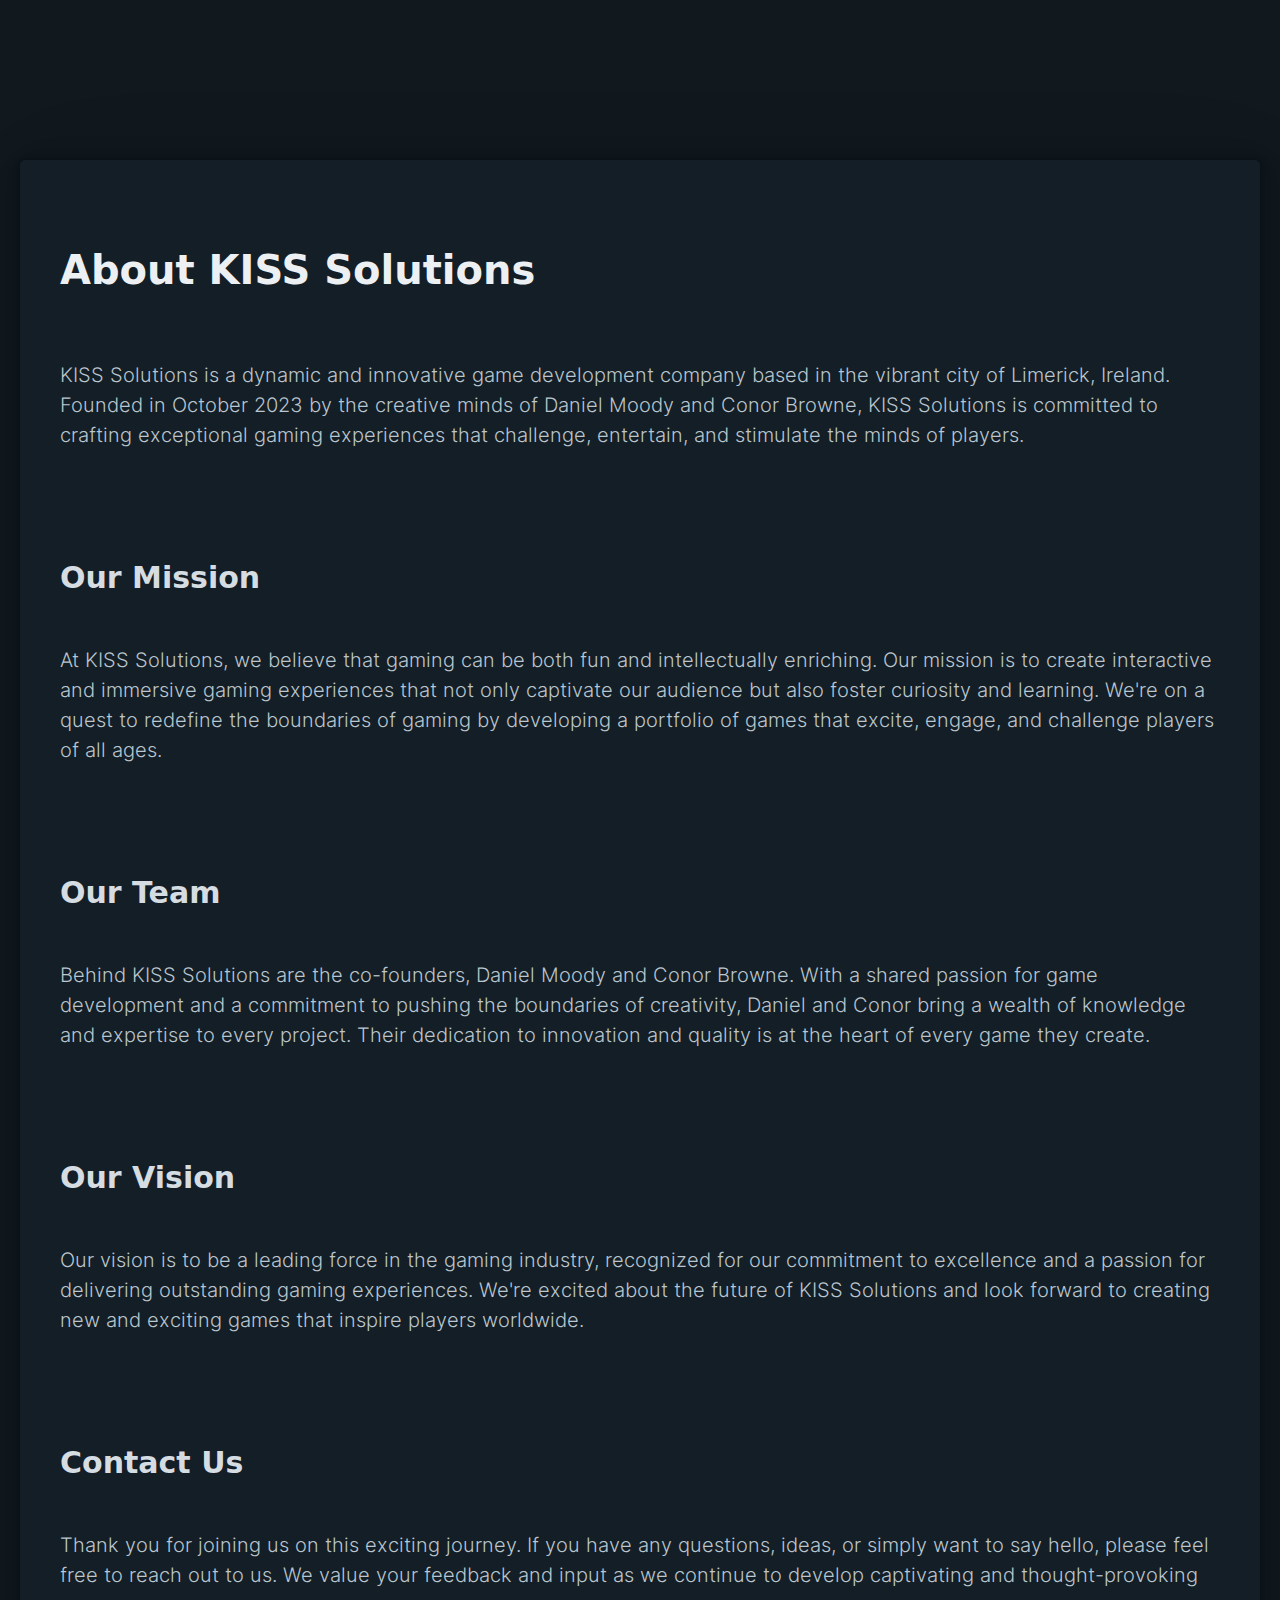
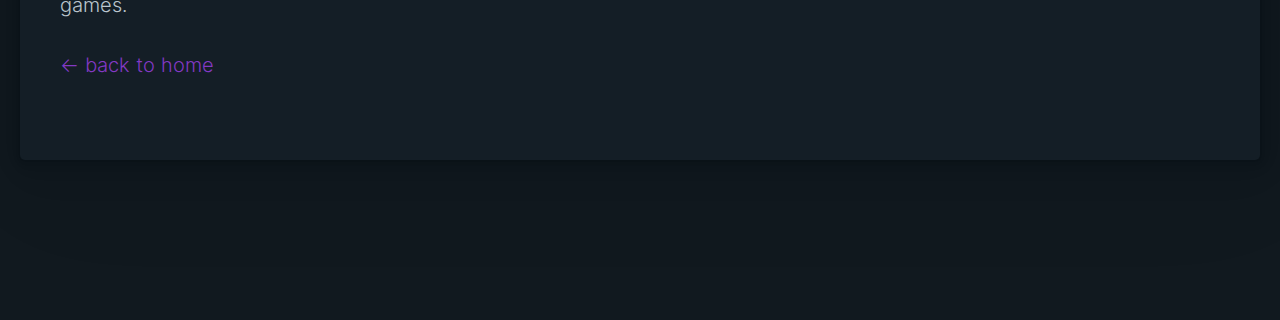
<file: client/common/src/main/resources/about.html>
<!DOCTYPE html>
<html data-theme="dark">
    <head>
        <base href="${base}" />
        <meta charset="UTF-8">
        <meta name="viewport" content="width=device-width, initial-scale=1.0">
        <link rel="stylesheet" href="css/pico.min.css" />
        <link rel="stylesheet" href="css/main.css" />
    </head>
    <body>
        <main class="container-fluid">
            <article>
                <h1>About KISS Solutions</h1>
                <p>KISS Solutions is a dynamic and innovative game development company based in the vibrant city of Limerick, Ireland. Founded in October 2023 by the creative minds of Daniel Moody and Conor Browne, KISS Solutions is committed to crafting exceptional gaming experiences that challenge, entertain, and stimulate the minds of players.</p>
                <br>

                <h3>Our Mission</h3>
                <p>At KISS Solutions, we believe that gaming can be both fun and intellectually enriching. Our mission is to create interactive and immersive gaming experiences that not only captivate our audience but also foster curiosity and learning. We're on a quest to redefine the boundaries of gaming by developing a portfolio of games that excite, engage, and challenge players of all ages.</p>
                <br>

                <h3>Our Team</h3>
                <p>Behind KISS Solutions are the co-founders, Daniel Moody and Conor Browne. With a shared passion for game development and a commitment to pushing the boundaries of creativity, Daniel and Conor bring a wealth of knowledge and expertise to every project. Their dedication to innovation and quality is at the heart of every game they create.</p>
                <br>

                <h3>Our Vision</h3>
                <p>Our vision is to be a leading force in the gaming industry, recognized for our commitment to excellence and a passion for delivering outstanding gaming experiences. We're excited about the future of KISS Solutions and look forward to creating new and exciting games that inspire players worldwide.</p>
                <br>

                <h3>Contact Us</h3>  
                <p>Thank you for joining us on this exciting journey. If you have any questions, ideas, or simply want to say hello, please feel free to reach out to us. We value your feedback and input as we continue to develop captivating and thought-provoking games.</p>
            
                
                <a id="back-link">← back to home</a>
            </article>
        </main>
    </body>
</html>
</file>
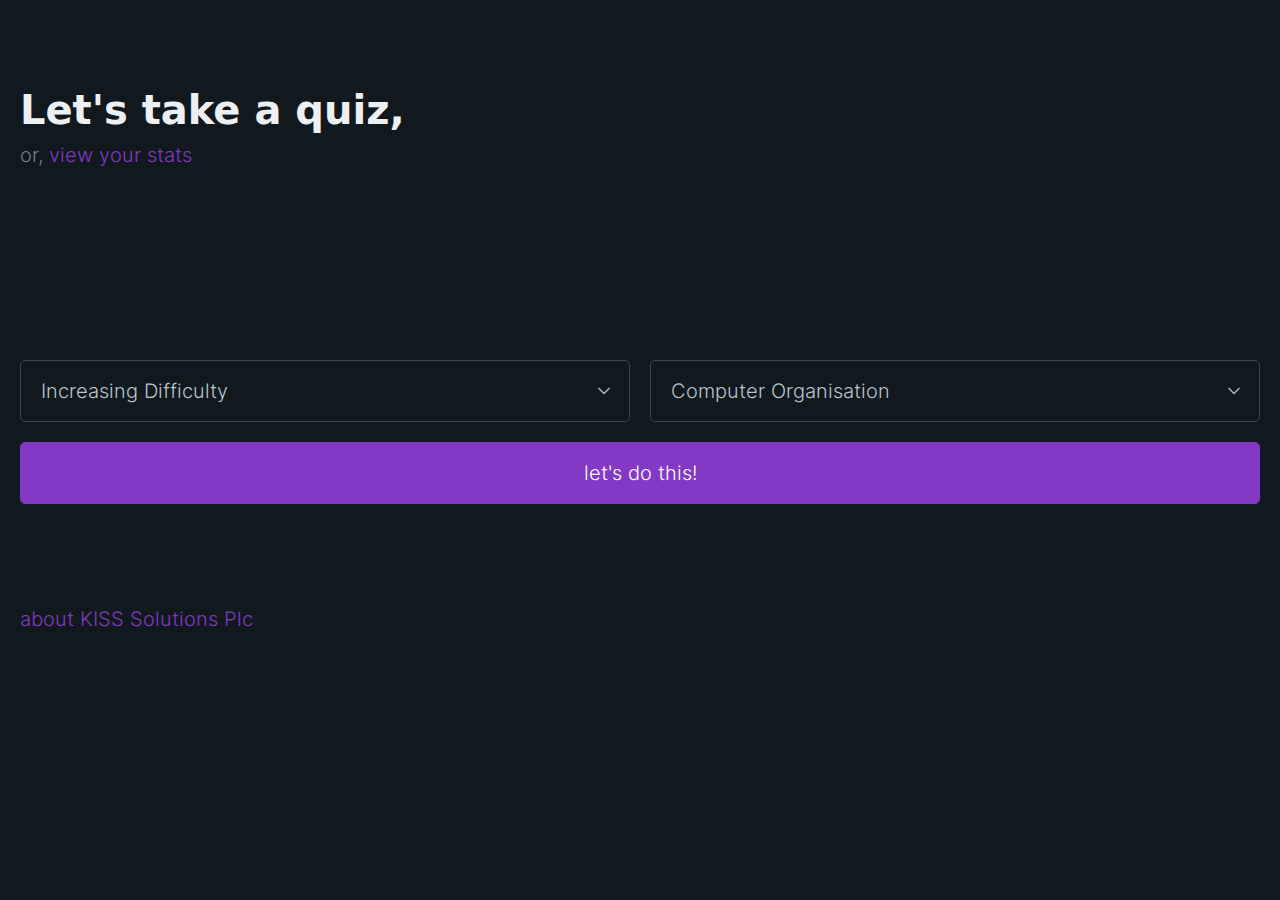
<file: client/common/src/main/resources/home.html>
<!DOCTYPE html>
<html data-theme="dark">
    <head>
        <base href="${base}" />
        <meta charset="UTF-8">
        <meta name="viewport" content="width=device-width, initial-scale=1.0">
        <link rel="stylesheet" href="css/pico.min.css" />
        <link rel="stylesheet" href="css/main.css" />
    </head>
    <body>
        <header class="container-fluid">
            <hgroup>
                <h1>Let's take a quiz, <span id="username"></span></h1>
                <h2>or, <a id="stats-link">view your stats</a></h2>
            </hgroup>
        </header>

        <main class="container-fluid">
            <section>
                <div class="grid">
                    <select id="quiz-mode">
                        <option value="increasing-difficulty">Increasing Difficulty</option>
                        <option value="random-draw">Random Draw</option>
                        <option value="head-to-head">Head-to-Head</option>
                    </select>
                    <select id="quiz-category">
                        <option value="comp-org">Computer Organisation</option>
                        <option value="discrete-maths">Discrete Mathematics</option>
                        <option value="comp-sci">Computer Science</option>
                    </select>
                </div>
                <div class="grid">
                    <button type="submit" id="go-button">let's do this!</button>
                </div>
            </section>
            <section>
                <a id="about-link">about KISS Solutions Plc</a>
            </section>
        </main>
    </body>
</html>
</file>
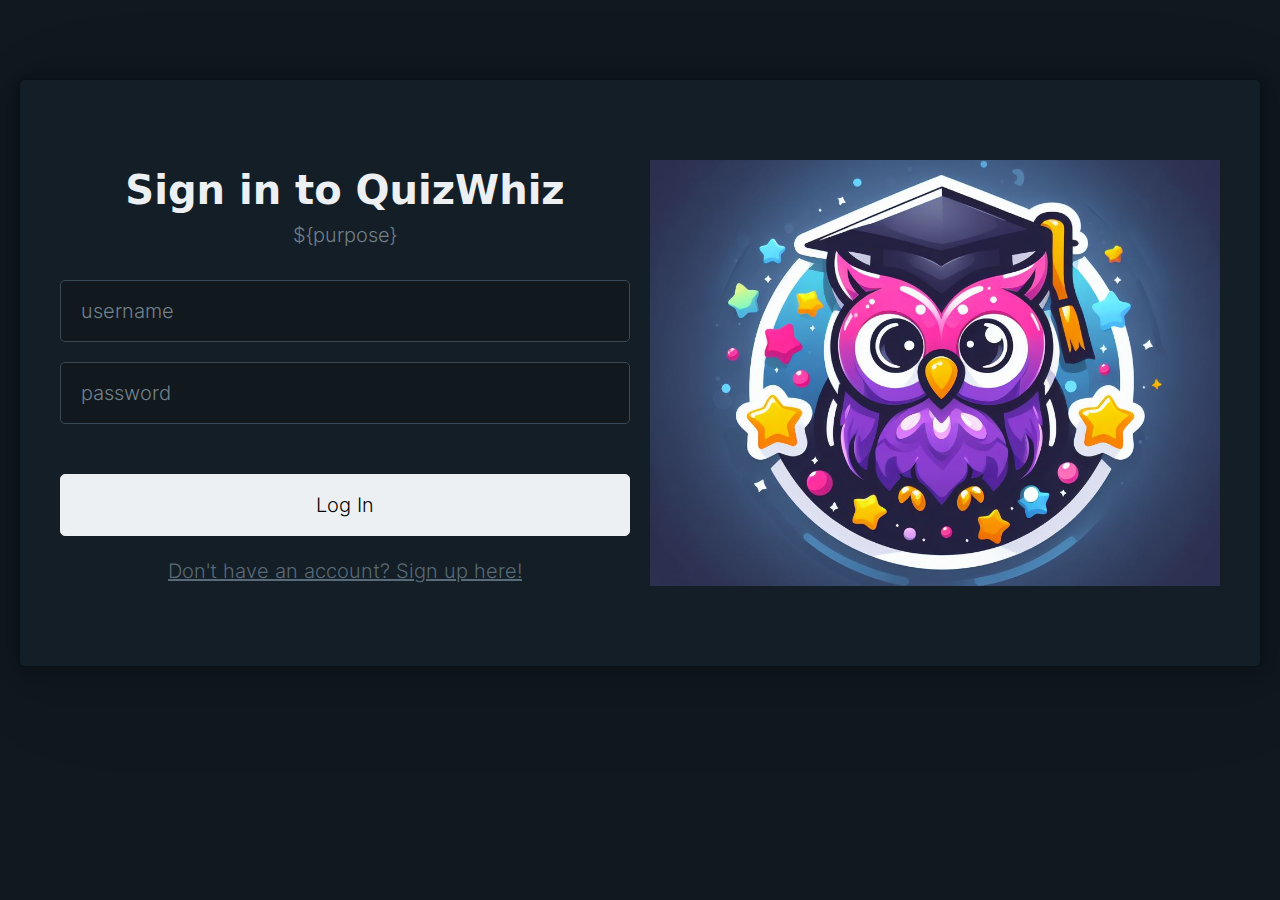
<file: client/common/src/main/resources/login.html>
<!DOCTYPE html>
<html data-theme="dark">
    <head>
        <base href="${base}" />
        <meta charset="UTF-8">
        <meta name="viewport" content="width=device-width, initial-scale=1.0">
        <link rel="stylesheet" href="css/pico.min.css" />
        <link rel="stylesheet" href="css/main.css" />
    </head>
    <body>
        <main class="container-fluid text-align-center">
            <article class="grid">
                <div>
                    <div>
                        <hgroup>
                            <h1>Sign in to QuizWhiz</h1>
                            <h3>${purpose}</h3>
                        </hgroup>
                    </div>
                    <form>
                        <input type="text" placeholder="username" id="username" required></input>
                        <input type="password" placeholder="password" id="password" required></input>
                    </form>
                    <button type="submit" class="contrast" id="login-button">Log In</button>
                    <a class="secondary" id="signup-link">Don't have an account? Sign up here!</a>
                </div>

                <div class="logo-background"></div>
            </article>

            <div class="grid text-align-center">
                <div></div>
                <div><span id="error-toast" class="toast bad margin-y" style="display: none;">Invalid username or password. Please try again.</span></div>
                <div></div>
            </div>
        </main>
    </body>
</html>
</file>
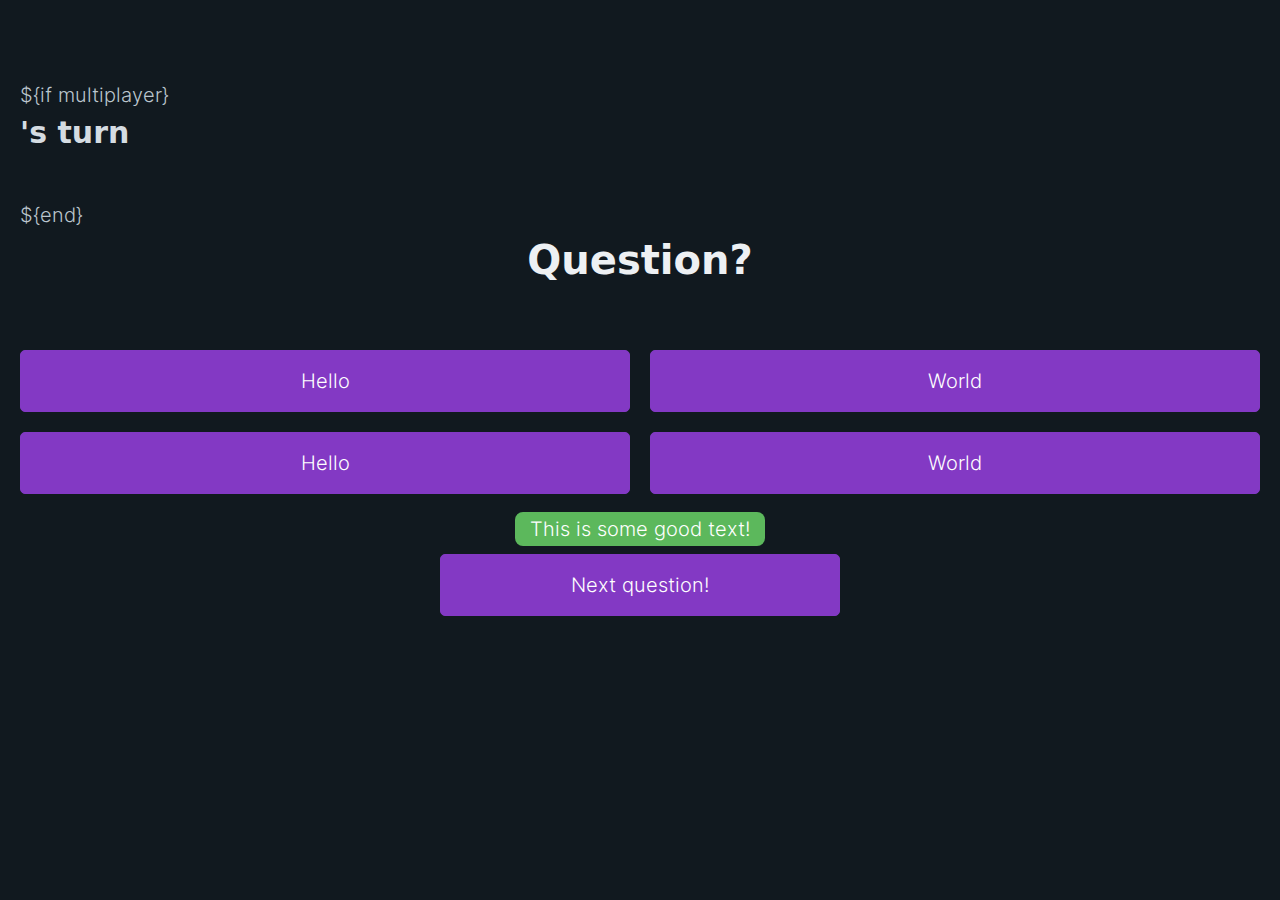
<file: client/common/src/main/resources/quiz.html>
<!DOCTYPE html>
<html data-theme="dark">
    <head>
        <base href="${base}" />
        <meta charset="UTF-8">
        <meta name="viewport" content="width=device-width, initial-scale=1.0">
        <link rel="stylesheet" href="css/pico.min.css" />
        <link rel="stylesheet" href="css/main.css" />
    </head>
    <body>
        <main class="container-fluid">
            ${if multiplayer}
                <h3><span id="current-user"></span>'s turn</h3>
            ${end}

            <div class="grid text-align-center">
                <h1 id="question-text">Question?</h1>
            </div>

            <div class="grid text-align-center">
                <div><button id="answer-0">Hello</button></div>
                <div><button id="answer-1">World</button></div>
            </div>

            <div class="grid text-align-center">
                <div><button id="answer-2">Hello</button></div>
                <div><button id="answer-3">World</button></div>
            </div>

            <div class="grid text-align-center">
                <div></div>
                <div><span id="feedback-toast" class="toast good">This is some good text!</span></div>
                <div></div>
            </div>

            <div class="grid text-align-center">
                <div></div>
                <div><button id="next-button" role="button" class="margin-y">Next question!</button></div>
                <div></div>
            </div>
        </main>
    </body>
</html>
</file>
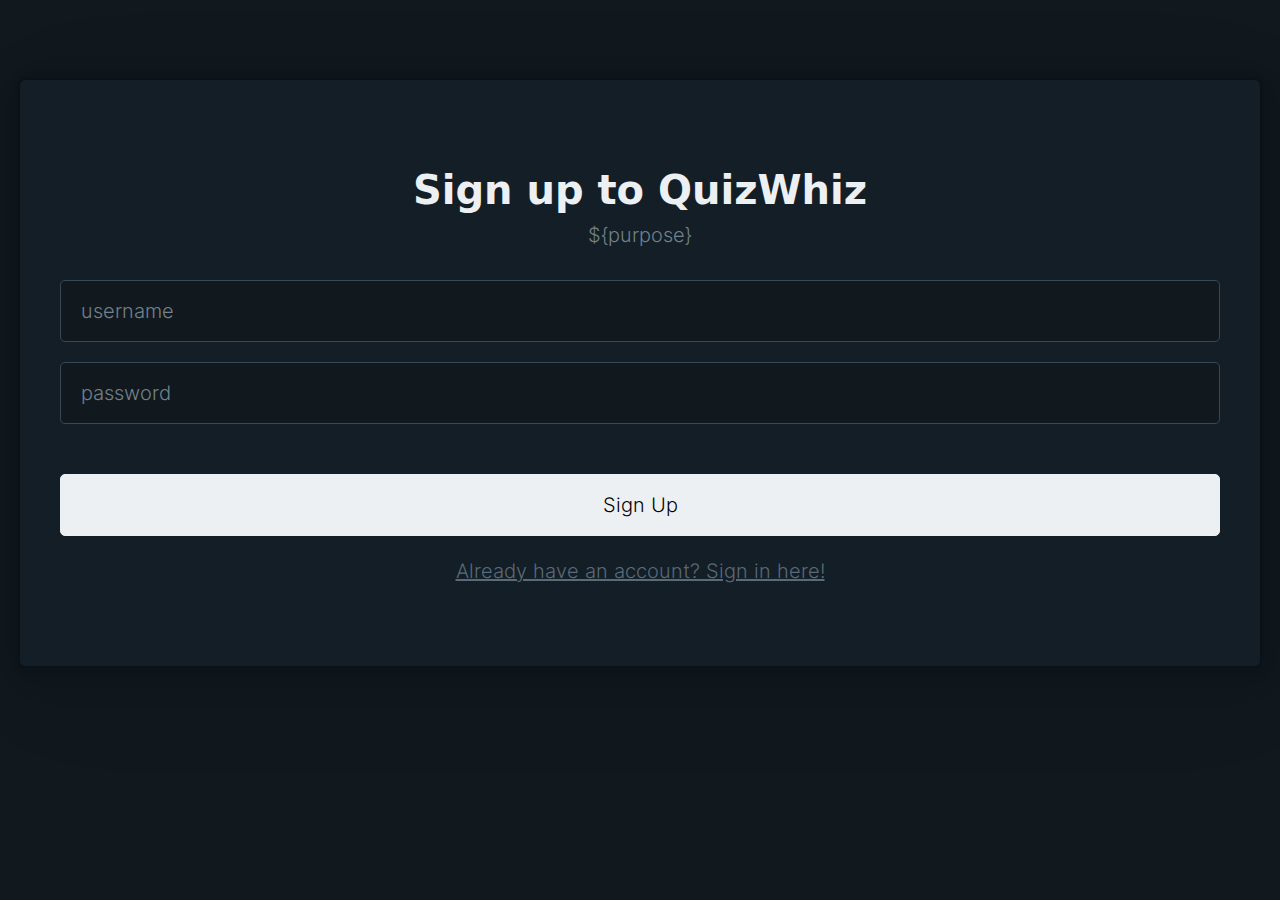
<file: client/common/src/main/resources/signup.html>
<!DOCTYPE html>
<html data-theme="dark">
    <head>
        <base href="${base}" />
        <meta charset="UTF-8">
        <meta name="viewport" content="width=device-width, initial-scale=1.0">
        <link rel="stylesheet" href="css/pico.min.css" />
        <link rel="stylesheet" href="css/main.css" />
    </head>
    <body>
        <main class="container-fluid text-align-center">
            <article class="grid">
                <div>
                    <div>
                        <hgroup>
                            <h1>Sign up to QuizWhiz</h1>
                            <h3>${purpose}</h3>
                        </hgroup>
                    </div>
                    <form>
                        <input type="text" placeholder="username" id="username" required></input>
                        <input type="password" placeholder="password" id="password" required></input>
                    </form>
                    <button type="submit" class="contrast" id="signup-button">Sign Up</button>
                    <a class="secondary" id="signin-link">Already have an account? Sign in here!</a>
                </div>
            </article>

            <div class="grid text-align-center">
                <div></div>
                <div><span id="error-toast" class="toast bad margin-y" style="display: none;"></span></div>
                <div></div>
            </div>
        </main>
    </body>
</html>
</file>
<file: client/common/src/main/resources/css/main.css>
@font-face {
    font-family: "Inter";
    src: url('Inter-Light.ttf') format('truetype');
}

:root {
    font-family: "Inter", sans-serif;
    background-color: #11191f;
    --webkit-user-select: none;
    --primary: #8339c4;
}

.text-align-center {
    text-align: center;
}

a {
    cursor: pointer;
}

.toast {
    color: #fff;
    border-radius: 8px;
    padding: 5px 15px;
}

.toast.good {
    background: #5cb85c;
}

.toast.bad {
    background: #d9534f;
}

.margin-y {
    margin-top: 10px;
    margin-bottom: 10px;
}

.logo-background {
    display: none;
    background-image: url("../images/logo.jpg");
    background-position: center;
    background-size: cover;
}

@media (min-width: 992px) {
    .logo-background {
        display: block;
    }
}
</file>
<file: client/common/src/main/resources/css/pico.min.css>
@charset "UTF-8";/*!
 * Pico CSS v1.5.10 (https://picocss.com)
 * Copyright 2019-2023 - Licensed under MIT
 */:root{--font-family:system-ui,-apple-system,"Segoe UI","Roboto","Ubuntu","Cantarell","Noto Sans",sans-serif,"Apple Color Emoji","Segoe UI Emoji","Segoe UI Symbol","Noto Color Emoji";--line-height:1.5;--font-weight:400;--font-size:16px;--border-radius:0.25rem;--border-width:1px;--outline-width:3px;--spacing:1rem;--typography-spacing-vertical:1.5rem;--block-spacing-vertical:calc(var(--spacing) * 2);--block-spacing-horizontal:var(--spacing);--grid-spacing-vertical:0;--grid-spacing-horizontal:var(--spacing);--form-element-spacing-vertical:0.75rem;--form-element-spacing-horizontal:1rem;--nav-element-spacing-vertical:1rem;--nav-element-spacing-horizontal:0.5rem;--nav-link-spacing-vertical:0.5rem;--nav-link-spacing-horizontal:0.5rem;--form-label-font-weight:var(--font-weight);--transition:0.2s ease-in-out;--modal-overlay-backdrop-filter:blur(0.25rem)}@media (min-width:576px){:root{--font-size:17px}}@media (min-width:768px){:root{--font-size:18px}}@media (min-width:992px){:root{--font-size:19px}}@media (min-width:1200px){:root{--font-size:20px}}@media (min-width:576px){body>footer,body>header,body>main,section{--block-spacing-vertical:calc(var(--spacing) * 2.5)}}@media (min-width:768px){body>footer,body>header,body>main,section{--block-spacing-vertical:calc(var(--spacing) * 3)}}@media (min-width:992px){body>footer,body>header,body>main,section{--block-spacing-vertical:calc(var(--spacing) * 3.5)}}@media (min-width:1200px){body>footer,body>header,body>main,section{--block-spacing-vertical:calc(var(--spacing) * 4)}}@media (min-width:576px){article{--block-spacing-horizontal:calc(var(--spacing) * 1.25)}}@media (min-width:768px){article{--block-spacing-horizontal:calc(var(--spacing) * 1.5)}}@media (min-width:992px){article{--block-spacing-horizontal:calc(var(--spacing) * 1.75)}}@media (min-width:1200px){article{--block-spacing-horizontal:calc(var(--spacing) * 2)}}dialog>article{--block-spacing-vertical:calc(var(--spacing) * 2);--block-spacing-horizontal:var(--spacing)}@media (min-width:576px){dialog>article{--block-spacing-vertical:calc(var(--spacing) * 2.5);--block-spacing-horizontal:calc(var(--spacing) * 1.25)}}@media (min-width:768px){dialog>article{--block-spacing-vertical:calc(var(--spacing) * 3);--block-spacing-horizontal:calc(var(--spacing) * 1.5)}}a{--text-decoration:none}a.contrast,a.secondary{--text-decoration:underline}small{--font-size:0.875em}h1,h2,h3,h4,h5,h6{--font-weight:700}h1{--font-size:2rem;--typography-spacing-vertical:3rem}h2{--font-size:1.75rem;--typography-spacing-vertical:2.625rem}h3{--font-size:1.5rem;--typography-spacing-vertical:2.25rem}h4{--font-size:1.25rem;--typography-spacing-vertical:1.874rem}h5{--font-size:1.125rem;--typography-spacing-vertical:1.6875rem}[type=checkbox],[type=radio]{--border-width:2px}[type=checkbox][role=switch]{--border-width:3px}tfoot td,tfoot th,thead td,thead th{--border-width:3px}:not(thead,tfoot)>*>td{--font-size:0.875em}code,kbd,pre,samp{--font-family:"Menlo","Consolas","Roboto Mono","Ubuntu Monospace","Noto Mono","Oxygen Mono","Liberation Mono",monospace,"Apple Color Emoji","Segoe UI Emoji","Segoe UI Symbol","Noto Color Emoji"}kbd{--font-weight:bolder}:root:not([data-theme=dark]),[data-theme=light]{--background-color:#fff;--color:hsl(205, 20%, 32%);--h1-color:hsl(205, 30%, 15%);--h2-color:#24333e;--h3-color:hsl(205, 25%, 23%);--h4-color:#374956;--h5-color:hsl(205, 20%, 32%);--h6-color:#4d606d;--muted-color:hsl(205, 10%, 50%);--muted-border-color:hsl(205, 20%, 94%);--primary:hsl(195, 85%, 41%);--primary-hover:hsl(195, 90%, 32%);--primary-focus:rgba(16, 149, 193, 0.125);--primary-inverse:#fff;--secondary:hsl(205, 15%, 41%);--secondary-hover:hsl(205, 20%, 32%);--secondary-focus:rgba(89, 107, 120, 0.125);--secondary-inverse:#fff;--contrast:hsl(205, 30%, 15%);--contrast-hover:#000;--contrast-focus:rgba(89, 107, 120, 0.125);--contrast-inverse:#fff;--mark-background-color:#fff2ca;--mark-color:#543a26;--ins-color:#388e3c;--del-color:#c62828;--blockquote-border-color:var(--muted-border-color);--blockquote-footer-color:var(--muted-color);--button-box-shadow:0 0 0 rgba(0, 0, 0, 0);--button-hover-box-shadow:0 0 0 rgba(0, 0, 0, 0);--form-element-background-color:transparent;--form-element-border-color:hsl(205, 14%, 68%);--form-element-color:var(--color);--form-element-placeholder-color:var(--muted-color);--form-element-active-background-color:transparent;--form-element-active-border-color:var(--primary);--form-element-focus-color:var(--primary-focus);--form-element-disabled-background-color:hsl(205, 18%, 86%);--form-element-disabled-border-color:hsl(205, 14%, 68%);--form-element-disabled-opacity:0.5;--form-element-invalid-border-color:#c62828;--form-element-invalid-active-border-color:#d32f2f;--form-element-invalid-focus-color:rgba(211, 47, 47, 0.125);--form-element-valid-border-color:#388e3c;--form-element-valid-active-border-color:#43a047;--form-element-valid-focus-color:rgba(67, 160, 71, 0.125);--switch-background-color:hsl(205, 16%, 77%);--switch-color:var(--primary-inverse);--switch-checked-background-color:var(--primary);--range-border-color:hsl(205, 18%, 86%);--range-active-border-color:hsl(205, 16%, 77%);--range-thumb-border-color:var(--background-color);--range-thumb-color:var(--secondary);--range-thumb-hover-color:var(--secondary-hover);--range-thumb-active-color:var(--primary);--table-border-color:var(--muted-border-color);--table-row-stripped-background-color:#f6f8f9;--code-background-color:hsl(205, 20%, 94%);--code-color:var(--muted-color);--code-kbd-background-color:var(--contrast);--code-kbd-color:var(--contrast-inverse);--code-tag-color:hsl(330, 40%, 50%);--code-property-color:hsl(185, 40%, 40%);--code-value-color:hsl(40, 20%, 50%);--code-comment-color:hsl(205, 14%, 68%);--accordion-border-color:var(--muted-border-color);--accordion-close-summary-color:var(--color);--accordion-open-summary-color:var(--muted-color);--card-background-color:var(--background-color);--card-border-color:var(--muted-border-color);--card-box-shadow:0.0145rem 0.029rem 0.174rem rgba(27, 40, 50, 0.01698),0.0335rem 0.067rem 0.402rem rgba(27, 40, 50, 0.024),0.0625rem 0.125rem 0.75rem rgba(27, 40, 50, 0.03),0.1125rem 0.225rem 1.35rem rgba(27, 40, 50, 0.036),0.2085rem 0.417rem 2.502rem rgba(27, 40, 50, 0.04302),0.5rem 1rem 6rem rgba(27, 40, 50, 0.06),0 0 0 0.0625rem rgba(27, 40, 50, 0.015);--card-sectionning-background-color:#fbfbfc;--dropdown-background-color:#fbfbfc;--dropdown-border-color:#e1e6eb;--dropdown-box-shadow:var(--card-box-shadow);--dropdown-color:var(--color);--dropdown-hover-background-color:hsl(205, 20%, 94%);--modal-overlay-background-color:rgba(213, 220, 226, 0.7);--progress-background-color:hsl(205, 18%, 86%);--progress-color:var(--primary);--loading-spinner-opacity:0.5;--tooltip-background-color:var(--contrast);--tooltip-color:var(--contrast-inverse);--icon-checkbox:url("data:image/svg+xml,%3Csvg xmlns='http://www.w3.org/2000/svg' width='24' height='24' viewBox='0 0 24 24' fill='none' stroke='rgb(255, 255, 255)' stroke-width='4' stroke-linecap='round' stroke-linejoin='round'%3E%3Cpolyline points='20 6 9 17 4 12'%3E%3C/polyline%3E%3C/svg%3E");--icon-chevron:url("data:image/svg+xml,%3Csvg xmlns='http://www.w3.org/2000/svg' width='24' height='24' viewBox='0 0 24 24' fill='none' stroke='rgb(65, 84, 98)' stroke-width='2' stroke-linecap='round' stroke-linejoin='round'%3E%3Cpolyline points='6 9 12 15 18 9'%3E%3C/polyline%3E%3C/svg%3E");--icon-chevron-button:url("data:image/svg+xml,%3Csvg xmlns='http://www.w3.org/2000/svg' width='24' height='24' viewBox='0 0 24 24' fill='none' stroke='rgb(255, 255, 255)' stroke-width='2' stroke-linecap='round' stroke-linejoin='round'%3E%3Cpolyline points='6 9 12 15 18 9'%3E%3C/polyline%3E%3C/svg%3E");--icon-chevron-button-inverse:url("data:image/svg+xml,%3Csvg xmlns='http://www.w3.org/2000/svg' width='24' height='24' viewBox='0 0 24 24' fill='none' stroke='rgb(255, 255, 255)' stroke-width='2' stroke-linecap='round' stroke-linejoin='round'%3E%3Cpolyline points='6 9 12 15 18 9'%3E%3C/polyline%3E%3C/svg%3E");--icon-close:url("data:image/svg+xml,%3Csvg xmlns='http://www.w3.org/2000/svg' width='24' height='24' viewBox='0 0 24 24' fill='none' stroke='rgb(115, 130, 140)' stroke-width='4' stroke-linecap='round' stroke-linejoin='round'%3E%3Cline x1='18' y1='6' x2='6' y2='18'%3E%3C/line%3E%3Cline x1='6' y1='6' x2='18' y2='18'%3E%3C/line%3E%3C/svg%3E");--icon-date:url("data:image/svg+xml,%3Csvg xmlns='http://www.w3.org/2000/svg' width='24' height='24' viewBox='0 0 24 24' fill='none' stroke='rgb(65, 84, 98)' stroke-width='2' stroke-linecap='round' stroke-linejoin='round'%3E%3Crect x='3' y='4' width='18' height='18' rx='2' ry='2'%3E%3C/rect%3E%3Cline x1='16' y1='2' x2='16' y2='6'%3E%3C/line%3E%3Cline x1='8' y1='2' x2='8' y2='6'%3E%3C/line%3E%3Cline x1='3' y1='10' x2='21' y2='10'%3E%3C/line%3E%3C/svg%3E");--icon-invalid:url("data:image/svg+xml,%3Csvg xmlns='http://www.w3.org/2000/svg' width='24' height='24' viewBox='0 0 24 24' fill='none' stroke='rgb(198, 40, 40)' stroke-width='2' stroke-linecap='round' stroke-linejoin='round'%3E%3Ccircle cx='12' cy='12' r='10'%3E%3C/circle%3E%3Cline x1='12' y1='8' x2='12' y2='12'%3E%3C/line%3E%3Cline x1='12' y1='16' x2='12.01' y2='16'%3E%3C/line%3E%3C/svg%3E");--icon-minus:url("data:image/svg+xml,%3Csvg xmlns='http://www.w3.org/2000/svg' width='24' height='24' viewBox='0 0 24 24' fill='none' stroke='rgb(255, 255, 255)' stroke-width='4' stroke-linecap='round' stroke-linejoin='round'%3E%3Cline x1='5' y1='12' x2='19' y2='12'%3E%3C/line%3E%3C/svg%3E");--icon-search:url("data:image/svg+xml,%3Csvg xmlns='http://www.w3.org/2000/svg' width='24' height='24' viewBox='0 0 24 24' fill='none' stroke='rgb(65, 84, 98)' stroke-width='2' stroke-linecap='round' stroke-linejoin='round'%3E%3Ccircle cx='11' cy='11' r='8'%3E%3C/circle%3E%3Cline x1='21' y1='21' x2='16.65' y2='16.65'%3E%3C/line%3E%3C/svg%3E");--icon-time:url("data:image/svg+xml,%3Csvg xmlns='http://www.w3.org/2000/svg' width='24' height='24' viewBox='0 0 24 24' fill='none' stroke='rgb(65, 84, 98)' stroke-width='2' stroke-linecap='round' stroke-linejoin='round'%3E%3Ccircle cx='12' cy='12' r='10'%3E%3C/circle%3E%3Cpolyline points='12 6 12 12 16 14'%3E%3C/polyline%3E%3C/svg%3E");--icon-valid:url("data:image/svg+xml,%3Csvg xmlns='http://www.w3.org/2000/svg' width='24' height='24' viewBox='0 0 24 24' fill='none' stroke='rgb(56, 142, 60)' stroke-width='3' stroke-linecap='round' stroke-linejoin='round'%3E%3Cpolyline points='20 6 9 17 4 12'%3E%3C/polyline%3E%3C/svg%3E");color-scheme:light}@media only screen and (prefers-color-scheme:dark){:root:not([data-theme]){--background-color:#11191f;--color:hsl(205, 16%, 77%);--h1-color:hsl(205, 20%, 94%);--h2-color:#e1e6eb;--h3-color:hsl(205, 18%, 86%);--h4-color:#c8d1d8;--h5-color:hsl(205, 16%, 77%);--h6-color:#afbbc4;--muted-color:hsl(205, 10%, 50%);--muted-border-color:#1f2d38;--primary:hsl(195, 85%, 41%);--primary-hover:hsl(195, 80%, 50%);--primary-focus:rgba(16, 149, 193, 0.25);--primary-inverse:#fff;--secondary:hsl(205, 15%, 41%);--secondary-hover:hsl(205, 10%, 50%);--secondary-focus:rgba(115, 130, 140, 0.25);--secondary-inverse:#fff;--contrast:hsl(205, 20%, 94%);--contrast-hover:#fff;--contrast-focus:rgba(115, 130, 140, 0.25);--contrast-inverse:#000;--mark-background-color:#d1c284;--mark-color:#11191f;--ins-color:#388e3c;--del-color:#c62828;--blockquote-border-color:var(--muted-border-color);--blockquote-footer-color:var(--muted-color);--button-box-shadow:0 0 0 rgba(0, 0, 0, 0);--button-hover-box-shadow:0 0 0 rgba(0, 0, 0, 0);--form-element-background-color:#11191f;--form-element-border-color:#374956;--form-element-color:var(--color);--form-element-placeholder-color:var(--muted-color);--form-element-active-background-color:var(--form-element-background-color);--form-element-active-border-color:var(--primary);--form-element-focus-color:var(--primary-focus);--form-element-disabled-background-color:hsl(205, 25%, 23%);--form-element-disabled-border-color:hsl(205, 20%, 32%);--form-element-disabled-opacity:0.5;--form-element-invalid-border-color:#b71c1c;--form-element-invalid-active-border-color:#c62828;--form-element-invalid-focus-color:rgba(198, 40, 40, 0.25);--form-element-valid-border-color:#2e7d32;--form-element-valid-active-border-color:#388e3c;--form-element-valid-focus-color:rgba(56, 142, 60, 0.25);--switch-background-color:#374956;--switch-color:var(--primary-inverse);--switch-checked-background-color:var(--primary);--range-border-color:#24333e;--range-active-border-color:hsl(205, 25%, 23%);--range-thumb-border-color:var(--background-color);--range-thumb-color:var(--secondary);--range-thumb-hover-color:var(--secondary-hover);--range-thumb-active-color:var(--primary);--table-border-color:var(--muted-border-color);--table-row-stripped-background-color:rgba(115, 130, 140, 0.05);--code-background-color:#18232c;--code-color:var(--muted-color);--code-kbd-background-color:var(--contrast);--code-kbd-color:var(--contrast-inverse);--code-tag-color:hsl(330, 30%, 50%);--code-property-color:hsl(185, 30%, 50%);--code-value-color:hsl(40, 10%, 50%);--code-comment-color:#4d606d;--accordion-border-color:var(--muted-border-color);--accordion-active-summary-color:var(--primary);--accordion-close-summary-color:var(--color);--accordion-open-summary-color:var(--muted-color);--card-background-color:#141e26;--card-border-color:var(--card-background-color);--card-box-shadow:0.0145rem 0.029rem 0.174rem rgba(0, 0, 0, 0.01698),0.0335rem 0.067rem 0.402rem rgba(0, 0, 0, 0.024),0.0625rem 0.125rem 0.75rem rgba(0, 0, 0, 0.03),0.1125rem 0.225rem 1.35rem rgba(0, 0, 0, 0.036),0.2085rem 0.417rem 2.502rem rgba(0, 0, 0, 0.04302),0.5rem 1rem 6rem rgba(0, 0, 0, 0.06),0 0 0 0.0625rem rgba(0, 0, 0, 0.015);--card-sectionning-background-color:#18232c;--dropdown-background-color:hsl(205, 30%, 15%);--dropdown-border-color:#24333e;--dropdown-box-shadow:var(--card-box-shadow);--dropdown-color:var(--color);--dropdown-hover-background-color:rgba(36, 51, 62, 0.75);--modal-overlay-background-color:rgba(36, 51, 62, 0.8);--progress-background-color:#24333e;--progress-color:var(--primary);--loading-spinner-opacity:0.5;--tooltip-background-color:var(--contrast);--tooltip-color:var(--contrast-inverse);--icon-checkbox:url("data:image/svg+xml,%3Csvg xmlns='http://www.w3.org/2000/svg' width='24' height='24' viewBox='0 0 24 24' fill='none' stroke='rgb(255, 255, 255)' stroke-width='4' stroke-linecap='round' stroke-linejoin='round'%3E%3Cpolyline points='20 6 9 17 4 12'%3E%3C/polyline%3E%3C/svg%3E");--icon-chevron:url("data:image/svg+xml,%3Csvg xmlns='http://www.w3.org/2000/svg' width='24' height='24' viewBox='0 0 24 24' fill='none' stroke='rgb(162, 175, 185)' stroke-width='2' stroke-linecap='round' stroke-linejoin='round'%3E%3Cpolyline points='6 9 12 15 18 9'%3E%3C/polyline%3E%3C/svg%3E");--icon-chevron-button:url("data:image/svg+xml,%3Csvg xmlns='http://www.w3.org/2000/svg' width='24' height='24' viewBox='0 0 24 24' fill='none' stroke='rgb(255, 255, 255)' stroke-width='2' stroke-linecap='round' stroke-linejoin='round'%3E%3Cpolyline points='6 9 12 15 18 9'%3E%3C/polyline%3E%3C/svg%3E");--icon-chevron-button-inverse:url("data:image/svg+xml,%3Csvg xmlns='http://www.w3.org/2000/svg' width='24' height='24' viewBox='0 0 24 24' fill='none' stroke='rgb(0, 0, 0)' stroke-width='2' stroke-linecap='round' stroke-linejoin='round'%3E%3Cpolyline points='6 9 12 15 18 9'%3E%3C/polyline%3E%3C/svg%3E");--icon-close:url("data:image/svg+xml,%3Csvg xmlns='http://www.w3.org/2000/svg' width='24' height='24' viewBox='0 0 24 24' fill='none' stroke='rgb(115, 130, 140)' stroke-width='4' stroke-linecap='round' stroke-linejoin='round'%3E%3Cline x1='18' y1='6' x2='6' y2='18'%3E%3C/line%3E%3Cline x1='6' y1='6' x2='18' y2='18'%3E%3C/line%3E%3C/svg%3E");--icon-date:url("data:image/svg+xml,%3Csvg xmlns='http://www.w3.org/2000/svg' width='24' height='24' viewBox='0 0 24 24' fill='none' stroke='rgb(162, 175, 185)' stroke-width='2' stroke-linecap='round' stroke-linejoin='round'%3E%3Crect x='3' y='4' width='18' height='18' rx='2' ry='2'%3E%3C/rect%3E%3Cline x1='16' y1='2' x2='16' y2='6'%3E%3C/line%3E%3Cline x1='8' y1='2' x2='8' y2='6'%3E%3C/line%3E%3Cline x1='3' y1='10' x2='21' y2='10'%3E%3C/line%3E%3C/svg%3E");--icon-invalid:url("data:image/svg+xml,%3Csvg xmlns='http://www.w3.org/2000/svg' width='24' height='24' viewBox='0 0 24 24' fill='none' stroke='rgb(183, 28, 28)' stroke-width='2' stroke-linecap='round' stroke-linejoin='round'%3E%3Ccircle cx='12' cy='12' r='10'%3E%3C/circle%3E%3Cline x1='12' y1='8' x2='12' y2='12'%3E%3C/line%3E%3Cline x1='12' y1='16' x2='12.01' y2='16'%3E%3C/line%3E%3C/svg%3E");--icon-minus:url("data:image/svg+xml,%3Csvg xmlns='http://www.w3.org/2000/svg' width='24' height='24' viewBox='0 0 24 24' fill='none' stroke='rgb(255, 255, 255)' stroke-width='4' stroke-linecap='round' stroke-linejoin='round'%3E%3Cline x1='5' y1='12' x2='19' y2='12'%3E%3C/line%3E%3C/svg%3E");--icon-search:url("data:image/svg+xml,%3Csvg xmlns='http://www.w3.org/2000/svg' width='24' height='24' viewBox='0 0 24 24' fill='none' stroke='rgb(162, 175, 185)' stroke-width='2' stroke-linecap='round' stroke-linejoin='round'%3E%3Ccircle cx='11' cy='11' r='8'%3E%3C/circle%3E%3Cline x1='21' y1='21' x2='16.65' y2='16.65'%3E%3C/line%3E%3C/svg%3E");--icon-time:url("data:image/svg+xml,%3Csvg xmlns='http://www.w3.org/2000/svg' width='24' height='24' viewBox='0 0 24 24' fill='none' stroke='rgb(162, 175, 185)' stroke-width='2' stroke-linecap='round' stroke-linejoin='round'%3E%3Ccircle cx='12' cy='12' r='10'%3E%3C/circle%3E%3Cpolyline points='12 6 12 12 16 14'%3E%3C/polyline%3E%3C/svg%3E");--icon-valid:url("data:image/svg+xml,%3Csvg xmlns='http://www.w3.org/2000/svg' width='24' height='24' viewBox='0 0 24 24' fill='none' stroke='rgb(46, 125, 50)' stroke-width='3' stroke-linecap='round' stroke-linejoin='round'%3E%3Cpolyline points='20 6 9 17 4 12'%3E%3C/polyline%3E%3C/svg%3E");color-scheme:dark}}[data-theme=dark]{--background-color:#11191f;--color:hsl(205, 16%, 77%);--h1-color:hsl(205, 20%, 94%);--h2-color:#e1e6eb;--h3-color:hsl(205, 18%, 86%);--h4-color:#c8d1d8;--h5-color:hsl(205, 16%, 77%);--h6-color:#afbbc4;--muted-color:hsl(205, 10%, 50%);--muted-border-color:#1f2d38;--primary:hsl(195, 85%, 41%);--primary-hover:hsl(195, 80%, 50%);--primary-focus:rgba(16, 149, 193, 0.25);--primary-inverse:#fff;--secondary:hsl(205, 15%, 41%);--secondary-hover:hsl(205, 10%, 50%);--secondary-focus:rgba(115, 130, 140, 0.25);--secondary-inverse:#fff;--contrast:hsl(205, 20%, 94%);--contrast-hover:#fff;--contrast-focus:rgba(115, 130, 140, 0.25);--contrast-inverse:#000;--mark-background-color:#d1c284;--mark-color:#11191f;--ins-color:#388e3c;--del-color:#c62828;--blockquote-border-color:var(--muted-border-color);--blockquote-footer-color:var(--muted-color);--button-box-shadow:0 0 0 rgba(0, 0, 0, 0);--button-hover-box-shadow:0 0 0 rgba(0, 0, 0, 0);--form-element-background-color:#11191f;--form-element-border-color:#374956;--form-element-color:var(--color);--form-element-placeholder-color:var(--muted-color);--form-element-active-background-color:var(--form-element-background-color);--form-element-active-border-color:var(--primary);--form-element-focus-color:var(--primary-focus);--form-element-disabled-background-color:hsl(205, 25%, 23%);--form-element-disabled-border-color:hsl(205, 20%, 32%);--form-element-disabled-opacity:0.5;--form-element-invalid-border-color:#b71c1c;--form-element-invalid-active-border-color:#c62828;--form-element-invalid-focus-color:rgba(198, 40, 40, 0.25);--form-element-valid-border-color:#2e7d32;--form-element-valid-active-border-color:#388e3c;--form-element-valid-focus-color:rgba(56, 142, 60, 0.25);--switch-background-color:#374956;--switch-color:var(--primary-inverse);--switch-checked-background-color:var(--primary);--range-border-color:#24333e;--range-active-border-color:hsl(205, 25%, 23%);--range-thumb-border-color:var(--background-color);--range-thumb-color:var(--secondary);--range-thumb-hover-color:var(--secondary-hover);--range-thumb-active-color:var(--primary);--table-border-color:var(--muted-border-color);--table-row-stripped-background-color:rgba(115, 130, 140, 0.05);--code-background-color:#18232c;--code-color:var(--muted-color);--code-kbd-background-color:var(--contrast);--code-kbd-color:var(--contrast-inverse);--code-tag-color:hsl(330, 30%, 50%);--code-property-color:hsl(185, 30%, 50%);--code-value-color:hsl(40, 10%, 50%);--code-comment-color:#4d606d;--accordion-border-color:var(--muted-border-color);--accordion-active-summary-color:var(--primary);--accordion-close-summary-color:var(--color);--accordion-open-summary-color:var(--muted-color);--card-background-color:#141e26;--card-border-color:var(--card-background-color);--card-box-shadow:0.0145rem 0.029rem 0.174rem rgba(0, 0, 0, 0.01698),0.0335rem 0.067rem 0.402rem rgba(0, 0, 0, 0.024),0.0625rem 0.125rem 0.75rem rgba(0, 0, 0, 0.03),0.1125rem 0.225rem 1.35rem rgba(0, 0, 0, 0.036),0.2085rem 0.417rem 2.502rem rgba(0, 0, 0, 0.04302),0.5rem 1rem 6rem rgba(0, 0, 0, 0.06),0 0 0 0.0625rem rgba(0, 0, 0, 0.015);--card-sectionning-background-color:#18232c;--dropdown-background-color:hsl(205, 30%, 15%);--dropdown-border-color:#24333e;--dropdown-box-shadow:var(--card-box-shadow);--dropdown-color:var(--color);--dropdown-hover-background-color:rgba(36, 51, 62, 0.75);--modal-overlay-background-color:rgba(36, 51, 62, 0.8);--progress-background-color:#24333e;--progress-color:var(--primary);--loading-spinner-opacity:0.5;--tooltip-background-color:var(--contrast);--tooltip-color:var(--contrast-inverse);--icon-checkbox:url("data:image/svg+xml,%3Csvg xmlns='http://www.w3.org/2000/svg' width='24' height='24' viewBox='0 0 24 24' fill='none' stroke='rgb(255, 255, 255)' stroke-width='4' stroke-linecap='round' stroke-linejoin='round'%3E%3Cpolyline points='20 6 9 17 4 12'%3E%3C/polyline%3E%3C/svg%3E");--icon-chevron:url("data:image/svg+xml,%3Csvg xmlns='http://www.w3.org/2000/svg' width='24' height='24' viewBox='0 0 24 24' fill='none' stroke='rgb(162, 175, 185)' stroke-width='2' stroke-linecap='round' stroke-linejoin='round'%3E%3Cpolyline points='6 9 12 15 18 9'%3E%3C/polyline%3E%3C/svg%3E");--icon-chevron-button:url("data:image/svg+xml,%3Csvg xmlns='http://www.w3.org/2000/svg' width='24' height='24' viewBox='0 0 24 24' fill='none' stroke='rgb(255, 255, 255)' stroke-width='2' stroke-linecap='round' stroke-linejoin='round'%3E%3Cpolyline points='6 9 12 15 18 9'%3E%3C/polyline%3E%3C/svg%3E");--icon-chevron-button-inverse:url("data:image/svg+xml,%3Csvg xmlns='http://www.w3.org/2000/svg' width='24' height='24' viewBox='0 0 24 24' fill='none' stroke='rgb(0, 0, 0)' stroke-width='2' stroke-linecap='round' stroke-linejoin='round'%3E%3Cpolyline points='6 9 12 15 18 9'%3E%3C/polyline%3E%3C/svg%3E");--icon-close:url("data:image/svg+xml,%3Csvg xmlns='http://www.w3.org/2000/svg' width='24' height='24' viewBox='0 0 24 24' fill='none' stroke='rgb(115, 130, 140)' stroke-width='4' stroke-linecap='round' stroke-linejoin='round'%3E%3Cline x1='18' y1='6' x2='6' y2='18'%3E%3C/line%3E%3Cline x1='6' y1='6' x2='18' y2='18'%3E%3C/line%3E%3C/svg%3E");--icon-date:url("data:image/svg+xml,%3Csvg xmlns='http://www.w3.org/2000/svg' width='24' height='24' viewBox='0 0 24 24' fill='none' stroke='rgb(162, 175, 185)' stroke-width='2' stroke-linecap='round' stroke-linejoin='round'%3E%3Crect x='3' y='4' width='18' height='18' rx='2' ry='2'%3E%3C/rect%3E%3Cline x1='16' y1='2' x2='16' y2='6'%3E%3C/line%3E%3Cline x1='8' y1='2' x2='8' y2='6'%3E%3C/line%3E%3Cline x1='3' y1='10' x2='21' y2='10'%3E%3C/line%3E%3C/svg%3E");--icon-invalid:url("data:image/svg+xml,%3Csvg xmlns='http://www.w3.org/2000/svg' width='24' height='24' viewBox='0 0 24 24' fill='none' stroke='rgb(183, 28, 28)' stroke-width='2' stroke-linecap='round' stroke-linejoin='round'%3E%3Ccircle cx='12' cy='12' r='10'%3E%3C/circle%3E%3Cline x1='12' y1='8' x2='12' y2='12'%3E%3C/line%3E%3Cline x1='12' y1='16' x2='12.01' y2='16'%3E%3C/line%3E%3C/svg%3E");--icon-minus:url("data:image/svg+xml,%3Csvg xmlns='http://www.w3.org/2000/svg' width='24' height='24' viewBox='0 0 24 24' fill='none' stroke='rgb(255, 255, 255)' stroke-width='4' stroke-linecap='round' stroke-linejoin='round'%3E%3Cline x1='5' y1='12' x2='19' y2='12'%3E%3C/line%3E%3C/svg%3E");--icon-search:url("data:image/svg+xml,%3Csvg xmlns='http://www.w3.org/2000/svg' width='24' height='24' viewBox='0 0 24 24' fill='none' stroke='rgb(162, 175, 185)' stroke-width='2' stroke-linecap='round' stroke-linejoin='round'%3E%3Ccircle cx='11' cy='11' r='8'%3E%3C/circle%3E%3Cline x1='21' y1='21' x2='16.65' y2='16.65'%3E%3C/line%3E%3C/svg%3E");--icon-time:url("data:image/svg+xml,%3Csvg xmlns='http://www.w3.org/2000/svg' width='24' height='24' viewBox='0 0 24 24' fill='none' stroke='rgb(162, 175, 185)' stroke-width='2' stroke-linecap='round' stroke-linejoin='round'%3E%3Ccircle cx='12' cy='12' r='10'%3E%3C/circle%3E%3Cpolyline points='12 6 12 12 16 14'%3E%3C/polyline%3E%3C/svg%3E");--icon-valid:url("data:image/svg+xml,%3Csvg xmlns='http://www.w3.org/2000/svg' width='24' height='24' viewBox='0 0 24 24' fill='none' stroke='rgb(46, 125, 50)' stroke-width='3' stroke-linecap='round' stroke-linejoin='round'%3E%3Cpolyline points='20 6 9 17 4 12'%3E%3C/polyline%3E%3C/svg%3E");color-scheme:dark}[type=checkbox],[type=radio],[type=range],progress{accent-color:var(--primary)}*,::after,::before{box-sizing:border-box;background-repeat:no-repeat}::after,::before{text-decoration:inherit;vertical-align:inherit}:where(:root){-webkit-tap-highlight-color:transparent;-webkit-text-size-adjust:100%;-moz-text-size-adjust:100%;text-size-adjust:100%;background-color:var(--background-color);color:var(--color);font-weight:var(--font-weight);font-size:var(--font-size);line-height:var(--line-height);font-family:var(--font-family);text-rendering:optimizeLegibility;overflow-wrap:break-word;cursor:default;-moz-tab-size:4;-o-tab-size:4;tab-size:4}main{display:block}body{width:100%;margin:0}body>footer,body>header,body>main{width:100%;margin-right:auto;margin-left:auto;padding:var(--block-spacing-vertical) 0}.container,.container-fluid{width:100%;margin-right:auto;margin-left:auto;padding-right:var(--spacing);padding-left:var(--spacing)}@media (min-width:576px){.container{max-width:510px;padding-right:0;padding-left:0}}@media (min-width:768px){.container{max-width:700px}}@media (min-width:992px){.container{max-width:920px}}@media (min-width:1200px){.container{max-width:1130px}}section{margin-bottom:var(--block-spacing-vertical)}.grid{grid-column-gap:var(--grid-spacing-horizontal);grid-row-gap:var(--grid-spacing-vertical);display:grid;grid-template-columns:1fr;margin:0}@media (min-width:992px){.grid{grid-template-columns:repeat(auto-fit,minmax(0%,1fr))}}.grid>*{min-width:0}figure{display:block;margin:0;padding:0;overflow-x:auto}figure figcaption{padding:calc(var(--spacing) * .5) 0;color:var(--muted-color)}b,strong{font-weight:bolder}sub,sup{position:relative;font-size:.75em;line-height:0;vertical-align:baseline}sub{bottom:-.25em}sup{top:-.5em}address,blockquote,dl,figure,form,ol,p,pre,table,ul{margin-top:0;margin-bottom:var(--typography-spacing-vertical);color:var(--color);font-style:normal;font-weight:var(--font-weight);font-size:var(--font-size)}[role=link],a{--color:var(--primary);--background-color:transparent;outline:0;background-color:var(--background-color);color:var(--color);-webkit-text-decoration:var(--text-decoration);text-decoration:var(--text-decoration);transition:background-color var(--transition),color var(--transition),box-shadow var(--transition),-webkit-text-decoration var(--transition);transition:background-color var(--transition),color var(--transition),text-decoration var(--transition),box-shadow var(--transition);transition:background-color var(--transition),color var(--transition),text-decoration var(--transition),box-shadow var(--transition),-webkit-text-decoration var(--transition)}[role=link]:is([aria-current],:hover,:active,:focus),a:is([aria-current],:hover,:active,:focus){--color:var(--primary-hover);--text-decoration:underline}[role=link]:focus,a:focus{--background-color:var(--primary-focus)}[role=link].secondary,a.secondary{--color:var(--secondary)}[role=link].secondary:is([aria-current],:hover,:active,:focus),a.secondary:is([aria-current],:hover,:active,:focus){--color:var(--secondary-hover)}[role=link].secondary:focus,a.secondary:focus{--background-color:var(--secondary-focus)}[role=link].contrast,a.contrast{--color:var(--contrast)}[role=link].contrast:is([aria-current],:hover,:active,:focus),a.contrast:is([aria-current],:hover,:active,:focus){--color:var(--contrast-hover)}[role=link].contrast:focus,a.contrast:focus{--background-color:var(--contrast-focus)}h1,h2,h3,h4,h5,h6{margin-top:0;margin-bottom:var(--typography-spacing-vertical);color:var(--color);font-weight:var(--font-weight);font-size:var(--font-size);font-family:var(--font-family)}h1{--color:var(--h1-color)}h2{--color:var(--h2-color)}h3{--color:var(--h3-color)}h4{--color:var(--h4-color)}h5{--color:var(--h5-color)}h6{--color:var(--h6-color)}:where(address,blockquote,dl,figure,form,ol,p,pre,table,ul)~:is(h1,h2,h3,h4,h5,h6){margin-top:var(--typography-spacing-vertical)}.headings,hgroup{margin-bottom:var(--typography-spacing-vertical)}.headings>*,hgroup>*{margin-bottom:0}.headings>:last-child,hgroup>:last-child{--color:var(--muted-color);--font-weight:unset;font-size:1rem;font-family:unset}p{margin-bottom:var(--typography-spacing-vertical)}small{font-size:var(--font-size)}:where(dl,ol,ul){padding-right:0;padding-left:var(--spacing);-webkit-padding-start:var(--spacing);padding-inline-start:var(--spacing);-webkit-padding-end:0;padding-inline-end:0}:where(dl,ol,ul) li{margin-bottom:calc(var(--typography-spacing-vertical) * .25)}:where(dl,ol,ul) :is(dl,ol,ul){margin:0;margin-top:calc(var(--typography-spacing-vertical) * .25)}ul li{list-style:square}mark{padding:.125rem .25rem;background-color:var(--mark-background-color);color:var(--mark-color);vertical-align:baseline}blockquote{display:block;margin:var(--typography-spacing-vertical) 0;padding:var(--spacing);border-right:none;border-left:.25rem solid var(--blockquote-border-color);-webkit-border-start:0.25rem solid var(--blockquote-border-color);border-inline-start:0.25rem solid var(--blockquote-border-color);-webkit-border-end:none;border-inline-end:none}blockquote footer{margin-top:calc(var(--typography-spacing-vertical) * .5);color:var(--blockquote-footer-color)}abbr[title]{border-bottom:1px dotted;text-decoration:none;cursor:help}ins{color:var(--ins-color);text-decoration:none}del{color:var(--del-color)}::-moz-selection{background-color:var(--primary-focus)}::selection{background-color:var(--primary-focus)}:where(audio,canvas,iframe,img,svg,video){vertical-align:middle}audio,video{display:inline-block}audio:not([controls]){display:none;height:0}:where(iframe){border-style:none}img{max-width:100%;height:auto;border-style:none}:where(svg:not([fill])){fill:currentColor}svg:not(:root){overflow:hidden}button{margin:0;overflow:visible;font-family:inherit;text-transform:none}[type=button],[type=reset],[type=submit],button{-webkit-appearance:button}button{display:block;width:100%;margin-bottom:var(--spacing)}[role=button]{display:inline-block;text-decoration:none}[role=button],button,input[type=button],input[type=reset],input[type=submit]{--background-color:var(--primary);--border-color:var(--primary);--color:var(--primary-inverse);--box-shadow:var(--button-box-shadow, 0 0 0 rgba(0, 0, 0, 0));padding:var(--form-element-spacing-vertical) var(--form-element-spacing-horizontal);border:var(--border-width) solid var(--border-color);border-radius:var(--border-radius);outline:0;background-color:var(--background-color);box-shadow:var(--box-shadow);color:var(--color);font-weight:var(--font-weight);font-size:1rem;line-height:var(--line-height);text-align:center;cursor:pointer;transition:background-color var(--transition),border-color var(--transition),color var(--transition),box-shadow var(--transition)}[role=button]:is([aria-current],:hover,:active,:focus),button:is([aria-current],:hover,:active,:focus),input[type=button]:is([aria-current],:hover,:active,:focus),input[type=reset]:is([aria-current],:hover,:active,:focus),input[type=submit]:is([aria-current],:hover,:active,:focus){--background-color:var(--primary-hover);--border-color:var(--primary-hover);--box-shadow:var(--button-hover-box-shadow, 0 0 0 rgba(0, 0, 0, 0));--color:var(--primary-inverse)}[role=button]:focus,button:focus,input[type=button]:focus,input[type=reset]:focus,input[type=submit]:focus{--box-shadow:var(--button-hover-box-shadow, 0 0 0 rgba(0, 0, 0, 0)),0 0 0 var(--outline-width) var(--primary-focus)}:is(button,input[type=submit],input[type=button],[role=button]).secondary,input[type=reset]{--background-color:var(--secondary);--border-color:var(--secondary);--color:var(--secondary-inverse);cursor:pointer}:is(button,input[type=submit],input[type=button],[role=button]).secondary:is([aria-current],:hover,:active,:focus),input[type=reset]:is([aria-current],:hover,:active,:focus){--background-color:var(--secondary-hover);--border-color:var(--secondary-hover);--color:var(--secondary-inverse)}:is(button,input[type=submit],input[type=button],[role=button]).secondary:focus,input[type=reset]:focus{--box-shadow:var(--button-hover-box-shadow, 0 0 0 rgba(0, 0, 0, 0)),0 0 0 var(--outline-width) var(--secondary-focus)}:is(button,input[type=submit],input[type=button],[role=button]).contrast{--background-color:var(--contrast);--border-color:var(--contrast);--color:var(--contrast-inverse)}:is(button,input[type=submit],input[type=button],[role=button]).contrast:is([aria-current],:hover,:active,:focus){--background-color:var(--contrast-hover);--border-color:var(--contrast-hover);--color:var(--contrast-inverse)}:is(button,input[type=submit],input[type=button],[role=button]).contrast:focus{--box-shadow:var(--button-hover-box-shadow, 0 0 0 rgba(0, 0, 0, 0)),0 0 0 var(--outline-width) var(--contrast-focus)}:is(button,input[type=submit],input[type=button],[role=button]).outline,input[type=reset].outline{--background-color:transparent;--color:var(--primary)}:is(button,input[type=submit],input[type=button],[role=button]).outline:is([aria-current],:hover,:active,:focus),input[type=reset].outline:is([aria-current],:hover,:active,:focus){--background-color:transparent;--color:var(--primary-hover)}:is(button,input[type=submit],input[type=button],[role=button]).outline.secondary,input[type=reset].outline{--color:var(--secondary)}:is(button,input[type=submit],input[type=button],[role=button]).outline.secondary:is([aria-current],:hover,:active,:focus),input[type=reset].outline:is([aria-current],:hover,:active,:focus){--color:var(--secondary-hover)}:is(button,input[type=submit],input[type=button],[role=button]).outline.contrast{--color:var(--contrast)}:is(button,input[type=submit],input[type=button],[role=button]).outline.contrast:is([aria-current],:hover,:active,:focus){--color:var(--contrast-hover)}:where(button,[type=submit],[type=button],[type=reset],[role=button])[disabled],:where(fieldset[disabled]) :is(button,[type=submit],[type=button],[type=reset],[role=button]),a[role=button]:not([href]){opacity:.5;pointer-events:none}input,optgroup,select,textarea{margin:0;font-size:1rem;line-height:var(--line-height);font-family:inherit;letter-spacing:inherit}input{overflow:visible}select{text-transform:none}legend{max-width:100%;padding:0;color:inherit;white-space:normal}textarea{overflow:auto}[type=checkbox],[type=radio]{padding:0}::-webkit-inner-spin-button,::-webkit-outer-spin-button{height:auto}[type=search]{-webkit-appearance:textfield;outline-offset:-2px}[type=search]::-webkit-search-decoration{-webkit-appearance:none}::-webkit-file-upload-button{-webkit-appearance:button;font:inherit}::-moz-focus-inner{padding:0;border-style:none}:-moz-focusring{outline:0}:-moz-ui-invalid{box-shadow:none}::-ms-expand{display:none}[type=file],[type=range]{padding:0;border-width:0}input:not([type=checkbox],[type=radio],[type=range]){height:calc(1rem * var(--line-height) + var(--form-element-spacing-vertical) * 2 + var(--border-width) * 2)}fieldset{margin:0;margin-bottom:var(--spacing);padding:0;border:0}fieldset legend,label{display:block;margin-bottom:calc(var(--spacing) * .25);font-weight:var(--form-label-font-weight,var(--font-weight))}input:not([type=checkbox],[type=radio]),select,textarea{width:100%}input:not([type=checkbox],[type=radio],[type=range],[type=file]),select,textarea{-webkit-appearance:none;-moz-appearance:none;appearance:none;padding:var(--form-element-spacing-vertical) var(--form-element-spacing-horizontal)}input,select,textarea{--background-color:var(--form-element-background-color);--border-color:var(--form-element-border-color);--color:var(--form-element-color);--box-shadow:none;border:var(--border-width) solid var(--border-color);border-radius:var(--border-radius);outline:0;background-color:var(--background-color);box-shadow:var(--box-shadow);color:var(--color);font-weight:var(--font-weight);transition:background-color var(--transition),border-color var(--transition),color var(--transition),box-shadow var(--transition)}:where(select,textarea):is(:active,:focus),input:not([type=submit],[type=button],[type=reset],[type=checkbox],[type=radio],[readonly]):is(:active,:focus){--background-color:var(--form-element-active-background-color)}:where(select,textarea):is(:active,:focus),input:not([type=submit],[type=button],[type=reset],[role=switch],[readonly]):is(:active,:focus){--border-color:var(--form-element-active-border-color)}input:not([type=submit],[type=button],[type=reset],[type=range],[type=file],[readonly]):focus,select:focus,textarea:focus{--box-shadow:0 0 0 var(--outline-width) var(--form-element-focus-color)}:where(fieldset[disabled]) :is(input:not([type=submit],[type=button],[type=reset]),select,textarea),input:not([type=submit],[type=button],[type=reset])[disabled],select[disabled],textarea[disabled]{--background-color:var(--form-element-disabled-background-color);--border-color:var(--form-element-disabled-border-color);opacity:var(--form-element-disabled-opacity);pointer-events:none}:where(input,select,textarea):not([type=checkbox],[type=radio],[type=date],[type=datetime-local],[type=month],[type=time],[type=week])[aria-invalid]{padding-right:calc(var(--form-element-spacing-horizontal) + 1.5rem)!important;padding-left:var(--form-element-spacing-horizontal);-webkit-padding-start:var(--form-element-spacing-horizontal)!important;padding-inline-start:var(--form-element-spacing-horizontal)!important;-webkit-padding-end:calc(var(--form-element-spacing-horizontal) + 1.5rem)!important;padding-inline-end:calc(var(--form-element-spacing-horizontal) + 1.5rem)!important;background-position:center right .75rem;background-size:1rem auto;background-repeat:no-repeat}:where(input,select,textarea):not([type=checkbox],[type=radio],[type=date],[type=datetime-local],[type=month],[type=time],[type=week])[aria-invalid=false]{background-image:var(--icon-valid)}:where(input,select,textarea):not([type=checkbox],[type=radio],[type=date],[type=datetime-local],[type=month],[type=time],[type=week])[aria-invalid=true]{background-image:var(--icon-invalid)}:where(input,select,textarea)[aria-invalid=false]{--border-color:var(--form-element-valid-border-color)}:where(input,select,textarea)[aria-invalid=false]:is(:active,:focus){--border-color:var(--form-element-valid-active-border-color)!important;--box-shadow:0 0 0 var(--outline-width) var(--form-element-valid-focus-color)!important}:where(input,select,textarea)[aria-invalid=true]{--border-color:var(--form-element-invalid-border-color)}:where(input,select,textarea)[aria-invalid=true]:is(:active,:focus){--border-color:var(--form-element-invalid-active-border-color)!important;--box-shadow:0 0 0 var(--outline-width) var(--form-element-invalid-focus-color)!important}[dir=rtl] :where(input,select,textarea):not([type=checkbox],[type=radio]):is([aria-invalid],[aria-invalid=true],[aria-invalid=false]){background-position:center left .75rem}input::-webkit-input-placeholder,input::placeholder,select:invalid,textarea::-webkit-input-placeholder,textarea::placeholder{color:var(--form-element-placeholder-color);opacity:1}input:not([type=checkbox],[type=radio]),select,textarea{margin-bottom:var(--spacing)}select::-ms-expand{border:0;background-color:transparent}select:not([multiple],[size]){padding-right:calc(var(--form-element-spacing-horizontal) + 1.5rem);padding-left:var(--form-element-spacing-horizontal);-webkit-padding-start:var(--form-element-spacing-horizontal);padding-inline-start:var(--form-element-spacing-horizontal);-webkit-padding-end:calc(var(--form-element-spacing-horizontal) + 1.5rem);padding-inline-end:calc(var(--form-element-spacing-horizontal) + 1.5rem);background-image:var(--icon-chevron);background-position:center right .75rem;background-size:1rem auto;background-repeat:no-repeat}[dir=rtl] select:not([multiple],[size]){background-position:center left .75rem}:where(input,select,textarea,.grid)+small{display:block;width:100%;margin-top:calc(var(--spacing) * -.75);margin-bottom:var(--spacing);color:var(--muted-color)}label>:where(input,select,textarea){margin-top:calc(var(--spacing) * .25)}[type=checkbox],[type=radio]{-webkit-appearance:none;-moz-appearance:none;appearance:none;width:1.25em;height:1.25em;margin-top:-.125em;margin-right:.375em;margin-left:0;-webkit-margin-start:0;margin-inline-start:0;-webkit-margin-end:.375em;margin-inline-end:.375em;border-width:var(--border-width);font-size:inherit;vertical-align:middle;cursor:pointer}[type=checkbox]::-ms-check,[type=radio]::-ms-check{display:none}[type=checkbox]:checked,[type=checkbox]:checked:active,[type=checkbox]:checked:focus,[type=radio]:checked,[type=radio]:checked:active,[type=radio]:checked:focus{--background-color:var(--primary);--border-color:var(--primary);background-image:var(--icon-checkbox);background-position:center;background-size:.75em auto;background-repeat:no-repeat}[type=checkbox]~label,[type=radio]~label{display:inline-block;margin-right:.375em;margin-bottom:0;cursor:pointer}[type=checkbox]:indeterminate{--background-color:var(--primary);--border-color:var(--primary);background-image:var(--icon-minus);background-position:center;background-size:.75em auto;background-repeat:no-repeat}[type=radio]{border-radius:50%}[type=radio]:checked,[type=radio]:checked:active,[type=radio]:checked:focus{--background-color:var(--primary-inverse);border-width:.35em;background-image:none}[type=checkbox][role=switch]{--background-color:var(--switch-background-color);--border-color:var(--switch-background-color);--color:var(--switch-color);width:2.25em;height:1.25em;border:var(--border-width) solid var(--border-color);border-radius:1.25em;background-color:var(--background-color);line-height:1.25em}[type=checkbox][role=switch]:focus{--background-color:var(--switch-background-color);--border-color:var(--switch-background-color)}[type=checkbox][role=switch]:checked{--background-color:var(--switch-checked-background-color);--border-color:var(--switch-checked-background-color)}[type=checkbox][role=switch]:before{display:block;width:calc(1.25em - (var(--border-width) * 2));height:100%;border-radius:50%;background-color:var(--color);content:"";transition:margin .1s ease-in-out}[type=checkbox][role=switch]:checked{background-image:none}[type=checkbox][role=switch]:checked::before{margin-left:calc(1.125em - var(--border-width));-webkit-margin-start:calc(1.125em - var(--border-width));margin-inline-start:calc(1.125em - var(--border-width))}[type=checkbox]:checked[aria-invalid=false],[type=checkbox][aria-invalid=false],[type=checkbox][role=switch]:checked[aria-invalid=false],[type=checkbox][role=switch][aria-invalid=false],[type=radio]:checked[aria-invalid=false],[type=radio][aria-invalid=false]{--border-color:var(--form-element-valid-border-color)}[type=checkbox]:checked[aria-invalid=true],[type=checkbox][aria-invalid=true],[type=checkbox][role=switch]:checked[aria-invalid=true],[type=checkbox][role=switch][aria-invalid=true],[type=radio]:checked[aria-invalid=true],[type=radio][aria-invalid=true]{--border-color:var(--form-element-invalid-border-color)}[type=color]::-webkit-color-swatch-wrapper{padding:0}[type=color]::-moz-focus-inner{padding:0}[type=color]::-webkit-color-swatch{border:0;border-radius:calc(var(--border-radius) * .5)}[type=color]::-moz-color-swatch{border:0;border-radius:calc(var(--border-radius) * .5)}input:not([type=checkbox],[type=radio],[type=range],[type=file]):is([type=date],[type=datetime-local],[type=month],[type=time],[type=week]){--icon-position:0.75rem;--icon-width:1rem;padding-right:calc(var(--icon-width) + var(--icon-position));background-image:var(--icon-date);background-position:center right var(--icon-position);background-size:var(--icon-width) auto;background-repeat:no-repeat}input:not([type=checkbox],[type=radio],[type=range],[type=file])[type=time]{background-image:var(--icon-time)}[type=date]::-webkit-calendar-picker-indicator,[type=datetime-local]::-webkit-calendar-picker-indicator,[type=month]::-webkit-calendar-picker-indicator,[type=time]::-webkit-calendar-picker-indicator,[type=week]::-webkit-calendar-picker-indicator{width:var(--icon-width);margin-right:calc(var(--icon-width) * -1);margin-left:var(--icon-position);opacity:0}[dir=rtl] :is([type=date],[type=datetime-local],[type=month],[type=time],[type=week]){text-align:right}@-moz-document url-prefix(){[type=date],[type=datetime-local],[type=month],[type=time],[type=week]{padding-right:var(--form-element-spacing-horizontal)!important;background-image:none!important}}[type=file]{--color:var(--muted-color);padding:calc(var(--form-element-spacing-vertical) * .5) 0;border:0;border-radius:0;background:0 0}[type=file]::file-selector-button{--background-color:var(--secondary);--border-color:var(--secondary);--color:var(--secondary-inverse);margin-right:calc(var(--spacing)/ 2);margin-left:0;-webkit-margin-start:0;margin-inline-start:0;-webkit-margin-end:calc(var(--spacing)/ 2);margin-inline-end:calc(var(--spacing)/ 2);padding:calc(var(--form-element-spacing-vertical) * .5) calc(var(--form-element-spacing-horizontal) * .5);border:var(--border-width) solid var(--border-color);border-radius:var(--border-radius);outline:0;background-color:var(--background-color);box-shadow:var(--box-shadow);color:var(--color);font-weight:var(--font-weight);font-size:1rem;line-height:var(--line-height);text-align:center;cursor:pointer;transition:background-color var(--transition),border-color var(--transition),color var(--transition),box-shadow var(--transition)}[type=file]::file-selector-button:is(:hover,:active,:focus){--background-color:var(--secondary-hover);--border-color:var(--secondary-hover)}[type=file]::-webkit-file-upload-button{--background-color:var(--secondary);--border-color:var(--secondary);--color:var(--secondary-inverse);margin-right:calc(var(--spacing)/ 2);margin-left:0;-webkit-margin-start:0;margin-inline-start:0;-webkit-margin-end:calc(var(--spacing)/ 2);margin-inline-end:calc(var(--spacing)/ 2);padding:calc(var(--form-element-spacing-vertical) * .5) calc(var(--form-element-spacing-horizontal) * .5);border:var(--border-width) solid var(--border-color);border-radius:var(--border-radius);outline:0;background-color:var(--background-color);box-shadow:var(--box-shadow);color:var(--color);font-weight:var(--font-weight);font-size:1rem;line-height:var(--line-height);text-align:center;cursor:pointer;-webkit-transition:background-color var(--transition),border-color var(--transition),color var(--transition),box-shadow var(--transition);transition:background-color var(--transition),border-color var(--transition),color var(--transition),box-shadow var(--transition)}[type=file]::-webkit-file-upload-button:is(:hover,:active,:focus){--background-color:var(--secondary-hover);--border-color:var(--secondary-hover)}[type=file]::-ms-browse{--background-color:var(--secondary);--border-color:var(--secondary);--color:var(--secondary-inverse);margin-right:calc(var(--spacing)/ 2);margin-left:0;margin-inline-start:0;margin-inline-end:calc(var(--spacing)/ 2);padding:calc(var(--form-element-spacing-vertical) * .5) calc(var(--form-element-spacing-horizontal) * .5);border:var(--border-width) solid var(--border-color);border-radius:var(--border-radius);outline:0;background-color:var(--background-color);box-shadow:var(--box-shadow);color:var(--color);font-weight:var(--font-weight);font-size:1rem;line-height:var(--line-height);text-align:center;cursor:pointer;-ms-transition:background-color var(--transition),border-color var(--transition),color var(--transition),box-shadow var(--transition);transition:background-color var(--transition),border-color var(--transition),color var(--transition),box-shadow var(--transition)}[type=file]::-ms-browse:is(:hover,:active,:focus){--background-color:var(--secondary-hover);--border-color:var(--secondary-hover)}[type=range]{-webkit-appearance:none;-moz-appearance:none;appearance:none;width:100%;height:1.25rem;background:0 0}[type=range]::-webkit-slider-runnable-track{width:100%;height:.25rem;border-radius:var(--border-radius);background-color:var(--range-border-color);-webkit-transition:background-color var(--transition),box-shadow var(--transition);transition:background-color var(--transition),box-shadow var(--transition)}[type=range]::-moz-range-track{width:100%;height:.25rem;border-radius:var(--border-radius);background-color:var(--range-border-color);-moz-transition:background-color var(--transition),box-shadow var(--transition);transition:background-color var(--transition),box-shadow var(--transition)}[type=range]::-ms-track{width:100%;height:.25rem;border-radius:var(--border-radius);background-color:var(--range-border-color);-ms-transition:background-color var(--transition),box-shadow var(--transition);transition:background-color var(--transition),box-shadow var(--transition)}[type=range]::-webkit-slider-thumb{-webkit-appearance:none;width:1.25rem;height:1.25rem;margin-top:-.5rem;border:2px solid var(--range-thumb-border-color);border-radius:50%;background-color:var(--range-thumb-color);cursor:pointer;-webkit-transition:background-color var(--transition),transform var(--transition);transition:background-color var(--transition),transform var(--transition)}[type=range]::-moz-range-thumb{-webkit-appearance:none;width:1.25rem;height:1.25rem;margin-top:-.5rem;border:2px solid var(--range-thumb-border-color);border-radius:50%;background-color:var(--range-thumb-color);cursor:pointer;-moz-transition:background-color var(--transition),transform var(--transition);transition:background-color var(--transition),transform var(--transition)}[type=range]::-ms-thumb{-webkit-appearance:none;width:1.25rem;height:1.25rem;margin-top:-.5rem;border:2px solid var(--range-thumb-border-color);border-radius:50%;background-color:var(--range-thumb-color);cursor:pointer;-ms-transition:background-color var(--transition),transform var(--transition);transition:background-color var(--transition),transform var(--transition)}[type=range]:focus,[type=range]:hover{--range-border-color:var(--range-active-border-color);--range-thumb-color:var(--range-thumb-hover-color)}[type=range]:active{--range-thumb-color:var(--range-thumb-active-color)}[type=range]:active::-webkit-slider-thumb{transform:scale(1.25)}[type=range]:active::-moz-range-thumb{transform:scale(1.25)}[type=range]:active::-ms-thumb{transform:scale(1.25)}input:not([type=checkbox],[type=radio],[type=range],[type=file])[type=search]{-webkit-padding-start:calc(var(--form-element-spacing-horizontal) + 1.75rem);padding-inline-start:calc(var(--form-element-spacing-horizontal) + 1.75rem);border-radius:5rem;background-image:var(--icon-search);background-position:center left 1.125rem;background-size:1rem auto;background-repeat:no-repeat}input:not([type=checkbox],[type=radio],[type=range],[type=file])[type=search][aria-invalid]{-webkit-padding-start:calc(var(--form-element-spacing-horizontal) + 1.75rem)!important;padding-inline-start:calc(var(--form-element-spacing-horizontal) + 1.75rem)!important;background-position:center left 1.125rem,center right .75rem}input:not([type=checkbox],[type=radio],[type=range],[type=file])[type=search][aria-invalid=false]{background-image:var(--icon-search),var(--icon-valid)}input:not([type=checkbox],[type=radio],[type=range],[type=file])[type=search][aria-invalid=true]{background-image:var(--icon-search),var(--icon-invalid)}[type=search]::-webkit-search-cancel-button{-webkit-appearance:none;display:none}[dir=rtl] :where(input):not([type=checkbox],[type=radio],[type=range],[type=file])[type=search]{background-position:center right 1.125rem}[dir=rtl] :where(input):not([type=checkbox],[type=radio],[type=range],[type=file])[type=search][aria-invalid]{background-position:center right 1.125rem,center left .75rem}:where(table){width:100%;border-collapse:collapse;border-spacing:0;text-indent:0}td,th{padding:calc(var(--spacing)/ 2) var(--spacing);border-bottom:var(--border-width) solid var(--table-border-color);color:var(--color);font-weight:var(--font-weight);font-size:var(--font-size);text-align:left;text-align:start}tfoot td,tfoot th{border-top:var(--border-width) solid var(--table-border-color);border-bottom:0}table[role=grid] tbody tr:nth-child(odd){background-color:var(--table-row-stripped-background-color)}code,kbd,pre,samp{font-size:.875em;font-family:var(--font-family)}pre{-ms-overflow-style:scrollbar;overflow:auto}code,kbd,pre{border-radius:var(--border-radius);background:var(--code-background-color);color:var(--code-color);font-weight:var(--font-weight);line-height:initial}code,kbd{display:inline-block;padding:.375rem .5rem}pre{display:block;margin-bottom:var(--spacing);overflow-x:auto}pre>code{display:block;padding:var(--spacing);background:0 0;font-size:14px;line-height:var(--line-height)}code b{color:var(--code-tag-color);font-weight:var(--font-weight)}code i{color:var(--code-property-color);font-style:normal}code u{color:var(--code-value-color);text-decoration:none}code em{color:var(--code-comment-color);font-style:normal}kbd{background-color:var(--code-kbd-background-color);color:var(--code-kbd-color);vertical-align:baseline}hr{height:0;border:0;border-top:1px solid var(--muted-border-color);color:inherit}[hidden],template{display:none!important}canvas{display:inline-block}details{display:block;margin-bottom:var(--spacing);padding-bottom:var(--spacing);border-bottom:var(--border-width) solid var(--accordion-border-color)}details summary{line-height:1rem;list-style-type:none;cursor:pointer;transition:color var(--transition)}details summary:not([role]){color:var(--accordion-close-summary-color)}details summary::-webkit-details-marker{display:none}details summary::marker{display:none}details summary::-moz-list-bullet{list-style-type:none}details summary::after{display:block;width:1rem;height:1rem;-webkit-margin-start:calc(var(--spacing,1rem) * 0.5);margin-inline-start:calc(var(--spacing,1rem) * .5);float:right;transform:rotate(-90deg);background-image:var(--icon-chevron);background-position:right center;background-size:1rem auto;background-repeat:no-repeat;content:"";transition:transform var(--transition)}details summary:focus{outline:0}details summary:focus:not([role=button]){color:var(--accordion-active-summary-color)}details summary[role=button]{width:100%;text-align:left}details summary[role=button]::after{height:calc(1rem * var(--line-height,1.5));background-image:var(--icon-chevron-button)}details summary[role=button]:not(.outline).contrast::after{background-image:var(--icon-chevron-button-inverse)}details[open]>summary{margin-bottom:calc(var(--spacing))}details[open]>summary:not([role]):not(:focus){color:var(--accordion-open-summary-color)}details[open]>summary::after{transform:rotate(0)}[dir=rtl] details summary{text-align:right}[dir=rtl] details summary::after{float:left;background-position:left center}article{margin:var(--block-spacing-vertical) 0;padding:var(--block-spacing-vertical) var(--block-spacing-horizontal);border-radius:var(--border-radius);background:var(--card-background-color);box-shadow:var(--card-box-shadow)}article>footer,article>header{margin-right:calc(var(--block-spacing-horizontal) * -1);margin-left:calc(var(--block-spacing-horizontal) * -1);padding:calc(var(--block-spacing-vertical) * .66) var(--block-spacing-horizontal);background-color:var(--card-sectionning-background-color)}article>header{margin-top:calc(var(--block-spacing-vertical) * -1);margin-bottom:var(--block-spacing-vertical);border-bottom:var(--border-width) solid var(--card-border-color);border-top-right-radius:var(--border-radius);border-top-left-radius:var(--border-radius)}article>footer{margin-top:var(--block-spacing-vertical);margin-bottom:calc(var(--block-spacing-vertical) * -1);border-top:var(--border-width) solid var(--card-border-color);border-bottom-right-radius:var(--border-radius);border-bottom-left-radius:var(--border-radius)}:root{--scrollbar-width:0px}dialog{display:flex;z-index:999;position:fixed;top:0;right:0;bottom:0;left:0;align-items:center;justify-content:center;width:inherit;min-width:100%;height:inherit;min-height:100%;padding:var(--spacing);border:0;-webkit-backdrop-filter:var(--modal-overlay-backdrop-filter);backdrop-filter:var(--modal-overlay-backdrop-filter);background-color:var(--modal-overlay-background-color);color:var(--color)}dialog article{max-height:calc(100vh - var(--spacing) * 2);overflow:auto}@media (min-width:576px){dialog article{max-width:510px}}@media (min-width:768px){dialog article{max-width:700px}}dialog article>footer,dialog article>header{padding:calc(var(--block-spacing-vertical) * .5) var(--block-spacing-horizontal)}dialog article>header .close{margin:0;margin-left:var(--spacing);float:right}dialog article>footer{text-align:right}dialog article>footer [role=button]{margin-bottom:0}dialog article>footer [role=button]:not(:first-of-type){margin-left:calc(var(--spacing) * .5)}dialog article p:last-of-type{margin:0}dialog article .close{display:block;width:1rem;height:1rem;margin-top:calc(var(--block-spacing-vertical) * -.5);margin-bottom:var(--typography-spacing-vertical);margin-left:auto;background-image:var(--icon-close);background-position:center;background-size:auto 1rem;background-repeat:no-repeat;opacity:.5;transition:opacity var(--transition)}dialog article .close:is([aria-current],:hover,:active,:focus){opacity:1}dialog:not([open]),dialog[open=false]{display:none}.modal-is-open{padding-right:var(--scrollbar-width,0);overflow:hidden;pointer-events:none;touch-action:none}.modal-is-open dialog{pointer-events:auto}:where(.modal-is-opening,.modal-is-closing) dialog,:where(.modal-is-opening,.modal-is-closing) dialog>article{animation-duration:.2s;animation-timing-function:ease-in-out;animation-fill-mode:both}:where(.modal-is-opening,.modal-is-closing) dialog{animation-duration:.8s;animation-name:modal-overlay}:where(.modal-is-opening,.modal-is-closing) dialog>article{animation-delay:.2s;animation-name:modal}.modal-is-closing dialog,.modal-is-closing dialog>article{animation-delay:0s;animation-direction:reverse}@keyframes modal-overlay{from{-webkit-backdrop-filter:none;backdrop-filter:none;background-color:transparent}}@keyframes modal{from{transform:translateY(-100%);opacity:0}}:where(nav li)::before{float:left;content:"​"}nav,nav ul{display:flex}nav{justify-content:space-between}nav ol,nav ul{align-items:center;margin-bottom:0;padding:0;list-style:none}nav ol:first-of-type,nav ul:first-of-type{margin-left:calc(var(--nav-element-spacing-horizontal) * -1)}nav ol:last-of-type,nav ul:last-of-type{margin-right:calc(var(--nav-element-spacing-horizontal) * -1)}nav li{display:inline-block;margin:0;padding:var(--nav-element-spacing-vertical) var(--nav-element-spacing-horizontal)}nav li>*{--spacing:0}nav :where(a,[role=link]){display:inline-block;margin:calc(var(--nav-link-spacing-vertical) * -1) calc(var(--nav-link-spacing-horizontal) * -1);padding:var(--nav-link-spacing-vertical) var(--nav-link-spacing-horizontal);border-radius:var(--border-radius);text-decoration:none}nav :where(a,[role=link]):is([aria-current],:hover,:active,:focus){text-decoration:none}nav[aria-label=breadcrumb]{align-items:center;justify-content:start}nav[aria-label=breadcrumb] ul li:not(:first-child){-webkit-margin-start:var(--nav-link-spacing-horizontal);margin-inline-start:var(--nav-link-spacing-horizontal)}nav[aria-label=breadcrumb] ul li:not(:last-child) ::after{position:absolute;width:calc(var(--nav-link-spacing-horizontal) * 2);-webkit-margin-start:calc(var(--nav-link-spacing-horizontal)/ 2);margin-inline-start:calc(var(--nav-link-spacing-horizontal)/ 2);content:"/";color:var(--muted-color);text-align:center}nav[aria-label=breadcrumb] a[aria-current]{background-color:transparent;color:inherit;text-decoration:none;pointer-events:none}nav [role=button]{margin-right:inherit;margin-left:inherit;padding:var(--nav-link-spacing-vertical) var(--nav-link-spacing-horizontal)}aside li,aside nav,aside ol,aside ul{display:block}aside li{padding:calc(var(--nav-element-spacing-vertical) * .5) var(--nav-element-spacing-horizontal)}aside li a{display:block}aside li [role=button]{margin:inherit}[dir=rtl] nav[aria-label=breadcrumb] ul li:not(:last-child) ::after{content:"\\"}progress{display:inline-block;vertical-align:baseline}progress{-webkit-appearance:none;-moz-appearance:none;display:inline-block;appearance:none;width:100%;height:.5rem;margin-bottom:calc(var(--spacing) * .5);overflow:hidden;border:0;border-radius:var(--border-radius);background-color:var(--progress-background-color);color:var(--progress-color)}progress::-webkit-progress-bar{border-radius:var(--border-radius);background:0 0}progress[value]::-webkit-progress-value{background-color:var(--progress-color)}progress::-moz-progress-bar{background-color:var(--progress-color)}@media (prefers-reduced-motion:no-preference){progress:indeterminate{background:var(--progress-background-color) linear-gradient(to right,var(--progress-color) 30%,var(--progress-background-color) 30%) top left/150% 150% no-repeat;animation:progress-indeterminate 1s linear infinite}progress:indeterminate[value]::-webkit-progress-value{background-color:transparent}progress:indeterminate::-moz-progress-bar{background-color:transparent}}@media (prefers-reduced-motion:no-preference){[dir=rtl] progress:indeterminate{animation-direction:reverse}}@keyframes progress-indeterminate{0%{background-position:200% 0}100%{background-position:-200% 0}}details[role=list],li[role=list]{position:relative}details[role=list] summary+ul,li[role=list]>ul{display:flex;z-index:99;position:absolute;top:auto;right:0;left:0;flex-direction:column;margin:0;padding:0;border:var(--border-width) solid var(--dropdown-border-color);border-radius:var(--border-radius);border-top-right-radius:0;border-top-left-radius:0;background-color:var(--dropdown-background-color);box-shadow:var(--card-box-shadow);color:var(--dropdown-color);white-space:nowrap}details[role=list] summary+ul li,li[role=list]>ul li{width:100%;margin-bottom:0;padding:calc(var(--form-element-spacing-vertical) * .5) var(--form-element-spacing-horizontal);list-style:none}details[role=list] summary+ul li:first-of-type,li[role=list]>ul li:first-of-type{margin-top:calc(var(--form-element-spacing-vertical) * .5)}details[role=list] summary+ul li:last-of-type,li[role=list]>ul li:last-of-type{margin-bottom:calc(var(--form-element-spacing-vertical) * .5)}details[role=list] summary+ul li a,li[role=list]>ul li a{display:block;margin:calc(var(--form-element-spacing-vertical) * -.5) calc(var(--form-element-spacing-horizontal) * -1);padding:calc(var(--form-element-spacing-vertical) * .5) var(--form-element-spacing-horizontal);overflow:hidden;color:var(--dropdown-color);text-decoration:none;text-overflow:ellipsis}details[role=list] summary+ul li a:hover,li[role=list]>ul li a:hover{background-color:var(--dropdown-hover-background-color)}details[role=list] summary::after,li[role=list]>a::after{display:block;width:1rem;height:calc(1rem * var(--line-height,1.5));-webkit-margin-start:0.5rem;margin-inline-start:.5rem;float:right;transform:rotate(0);background-position:right center;background-size:1rem auto;background-repeat:no-repeat;content:""}details[role=list]{padding:0;border-bottom:none}details[role=list] summary{margin-bottom:0}details[role=list] summary:not([role]){height:calc(1rem * var(--line-height) + var(--form-element-spacing-vertical) * 2 + var(--border-width) * 2);padding:var(--form-element-spacing-vertical) var(--form-element-spacing-horizontal);border:var(--border-width) solid var(--form-element-border-color);border-radius:var(--border-radius);background-color:var(--form-element-background-color);color:var(--form-element-placeholder-color);line-height:inherit;cursor:pointer;transition:background-color var(--transition),border-color var(--transition),color var(--transition),box-shadow var(--transition)}details[role=list] summary:not([role]):active,details[role=list] summary:not([role]):focus{border-color:var(--form-element-active-border-color);background-color:var(--form-element-active-background-color)}details[role=list] summary:not([role]):focus{box-shadow:0 0 0 var(--outline-width) var(--form-element-focus-color)}details[role=list][open] summary{border-bottom-right-radius:0;border-bottom-left-radius:0}details[role=list][open] summary::before{display:block;z-index:1;position:fixed;top:0;right:0;bottom:0;left:0;background:0 0;content:"";cursor:default}nav details[role=list] summary,nav li[role=list] a{display:flex;direction:ltr}nav details[role=list] summary+ul,nav li[role=list]>ul{min-width:-moz-fit-content;min-width:fit-content;border-radius:var(--border-radius)}nav details[role=list] summary+ul li a,nav li[role=list]>ul li a{border-radius:0}nav details[role=list] summary,nav details[role=list] summary:not([role]){height:auto;padding:var(--nav-link-spacing-vertical) var(--nav-link-spacing-horizontal)}nav details[role=list][open] summary{border-radius:var(--border-radius)}nav details[role=list] summary+ul{margin-top:var(--outline-width);-webkit-margin-start:0;margin-inline-start:0}nav details[role=list] summary[role=link]{margin-bottom:calc(var(--nav-link-spacing-vertical) * -1);line-height:var(--line-height)}nav details[role=list] summary[role=link]+ul{margin-top:calc(var(--nav-link-spacing-vertical) + var(--outline-width));-webkit-margin-start:calc(var(--nav-link-spacing-horizontal) * -1);margin-inline-start:calc(var(--nav-link-spacing-horizontal) * -1)}li[role=list] a:active~ul,li[role=list] a:focus~ul,li[role=list]:hover>ul{display:flex}li[role=list]>ul{display:none;margin-top:calc(var(--nav-link-spacing-vertical) + var(--outline-width));-webkit-margin-start:calc(var(--nav-element-spacing-horizontal) - var(--nav-link-spacing-horizontal));margin-inline-start:calc(var(--nav-element-spacing-horizontal) - var(--nav-link-spacing-horizontal))}li[role=list]>a::after{background-image:var(--icon-chevron)}label>details[role=list]{margin-top:calc(var(--spacing) * .25);margin-bottom:var(--spacing)}[aria-busy=true]{cursor:progress}[aria-busy=true]:not(input,select,textarea,html)::before{display:inline-block;width:1em;height:1em;border:.1875em solid currentColor;border-radius:1em;border-right-color:transparent;content:"";vertical-align:text-bottom;vertical-align:-.125em;animation:spinner .75s linear infinite;opacity:var(--loading-spinner-opacity)}[aria-busy=true]:not(input,select,textarea,html):not(:empty)::before{margin-right:calc(var(--spacing) * .5);margin-left:0;-webkit-margin-start:0;margin-inline-start:0;-webkit-margin-end:calc(var(--spacing) * .5);margin-inline-end:calc(var(--spacing) * .5)}[aria-busy=true]:not(input,select,textarea,html):empty{text-align:center}a[aria-busy=true],button[aria-busy=true],input[type=button][aria-busy=true],input[type=reset][aria-busy=true],input[type=submit][aria-busy=true]{pointer-events:none}@keyframes spinner{to{transform:rotate(360deg)}}[data-tooltip]{position:relative}[data-tooltip]:not(a,button,input){border-bottom:1px dotted;text-decoration:none;cursor:help}[data-tooltip]::after,[data-tooltip]::before,[data-tooltip][data-placement=top]::after,[data-tooltip][data-placement=top]::before{display:block;z-index:99;position:absolute;bottom:100%;left:50%;padding:.25rem .5rem;overflow:hidden;transform:translate(-50%,-.25rem);border-radius:var(--border-radius);background:var(--tooltip-background-color);content:attr(data-tooltip);color:var(--tooltip-color);font-style:normal;font-weight:var(--font-weight);font-size:.875rem;text-decoration:none;text-overflow:ellipsis;white-space:nowrap;opacity:0;pointer-events:none}[data-tooltip]::after,[data-tooltip][data-placement=top]::after{padding:0;transform:translate(-50%,0);border-top:.3rem solid;border-right:.3rem solid transparent;border-left:.3rem solid transparent;border-radius:0;background-color:transparent;content:"";color:var(--tooltip-background-color)}[data-tooltip][data-placement=bottom]::after,[data-tooltip][data-placement=bottom]::before{top:100%;bottom:auto;transform:translate(-50%,.25rem)}[data-tooltip][data-placement=bottom]:after{transform:translate(-50%,-.3rem);border:.3rem solid transparent;border-bottom:.3rem solid}[data-tooltip][data-placement=left]::after,[data-tooltip][data-placement=left]::before{top:50%;right:100%;bottom:auto;left:auto;transform:translate(-.25rem,-50%)}[data-tooltip][data-placement=left]:after{transform:translate(.3rem,-50%);border:.3rem solid transparent;border-left:.3rem solid}[data-tooltip][data-placement=right]::after,[data-tooltip][data-placement=right]::before{top:50%;right:auto;bottom:auto;left:100%;transform:translate(.25rem,-50%)}[data-tooltip][data-placement=right]:after{transform:translate(-.3rem,-50%);border:.3rem solid transparent;border-right:.3rem solid}[data-tooltip]:focus::after,[data-tooltip]:focus::before,[data-tooltip]:hover::after,[data-tooltip]:hover::before{opacity:1}@media (hover:hover) and (pointer:fine){[data-tooltip]:hover::after,[data-tooltip]:hover::before,[data-tooltip][data-placement=bottom]:focus::after,[data-tooltip][data-placement=bottom]:focus::before,[data-tooltip][data-placement=bottom]:hover [data-tooltip]:focus::after,[data-tooltip][data-placement=bottom]:hover [data-tooltip]:focus::before{animation-duration:.2s;animation-name:tooltip-slide-top}[data-tooltip]:hover::after,[data-tooltip][data-placement=bottom]:focus::after,[data-tooltip][data-placement=bottom]:hover [data-tooltip]:focus::after{animation-name:tooltip-caret-slide-top}[data-tooltip][data-placement=bottom]:focus::after,[data-tooltip][data-placement=bottom]:focus::before,[data-tooltip][data-placement=bottom]:hover::after,[data-tooltip][data-placement=bottom]:hover::before{animation-duration:.2s;animation-name:tooltip-slide-bottom}[data-tooltip][data-placement=bottom]:focus::after,[data-tooltip][data-placement=bottom]:hover::after{animation-name:tooltip-caret-slide-bottom}[data-tooltip][data-placement=left]:focus::after,[data-tooltip][data-placement=left]:focus::before,[data-tooltip][data-placement=left]:hover::after,[data-tooltip][data-placement=left]:hover::before{animation-duration:.2s;animation-name:tooltip-slide-left}[data-tooltip][data-placement=left]:focus::after,[data-tooltip][data-placement=left]:hover::after{animation-name:tooltip-caret-slide-left}[data-tooltip][data-placement=right]:focus::after,[data-tooltip][data-placement=right]:focus::before,[data-tooltip][data-placement=right]:hover::after,[data-tooltip][data-placement=right]:hover::before{animation-duration:.2s;animation-name:tooltip-slide-right}[data-tooltip][data-placement=right]:focus::after,[data-tooltip][data-placement=right]:hover::after{animation-name:tooltip-caret-slide-right}}@keyframes tooltip-slide-top{from{transform:translate(-50%,.75rem);opacity:0}to{transform:translate(-50%,-.25rem);opacity:1}}@keyframes tooltip-caret-slide-top{from{opacity:0}50%{transform:translate(-50%,-.25rem);opacity:0}to{transform:translate(-50%,0);opacity:1}}@keyframes tooltip-slide-bottom{from{transform:translate(-50%,-.75rem);opacity:0}to{transform:translate(-50%,.25rem);opacity:1}}@keyframes tooltip-caret-slide-bottom{from{opacity:0}50%{transform:translate(-50%,-.5rem);opacity:0}to{transform:translate(-50%,-.3rem);opacity:1}}@keyframes tooltip-slide-left{from{transform:translate(.75rem,-50%);opacity:0}to{transform:translate(-.25rem,-50%);opacity:1}}@keyframes tooltip-caret-slide-left{from{opacity:0}50%{transform:translate(.05rem,-50%);opacity:0}to{transform:translate(.3rem,-50%);opacity:1}}@keyframes tooltip-slide-right{from{transform:translate(-.75rem,-50%);opacity:0}to{transform:translate(.25rem,-50%);opacity:1}}@keyframes tooltip-caret-slide-right{from{opacity:0}50%{transform:translate(-.05rem,-50%);opacity:0}to{transform:translate(-.3rem,-50%);opacity:1}}[aria-controls]{cursor:pointer}[aria-disabled=true],[disabled]{cursor:not-allowed}[aria-hidden=false][hidden]{display:initial}[aria-hidden=false][hidden]:not(:focus){clip:rect(0,0,0,0);position:absolute}[tabindex],a,area,button,input,label,select,summary,textarea{-ms-touch-action:manipulation}[dir=rtl]{direction:rtl}@media (prefers-reduced-motion:reduce){:not([aria-busy=true]),:not([aria-busy=true])::after,:not([aria-busy=true])::before{background-attachment:initial!important;animation-duration:1ms!important;animation-delay:-1ms!important;animation-iteration-count:1!important;scroll-behavior:auto!important;transition-delay:0s!important;transition-duration:0s!important}}
/*# sourceMappingURL=pico.min.css.map */
</file>
